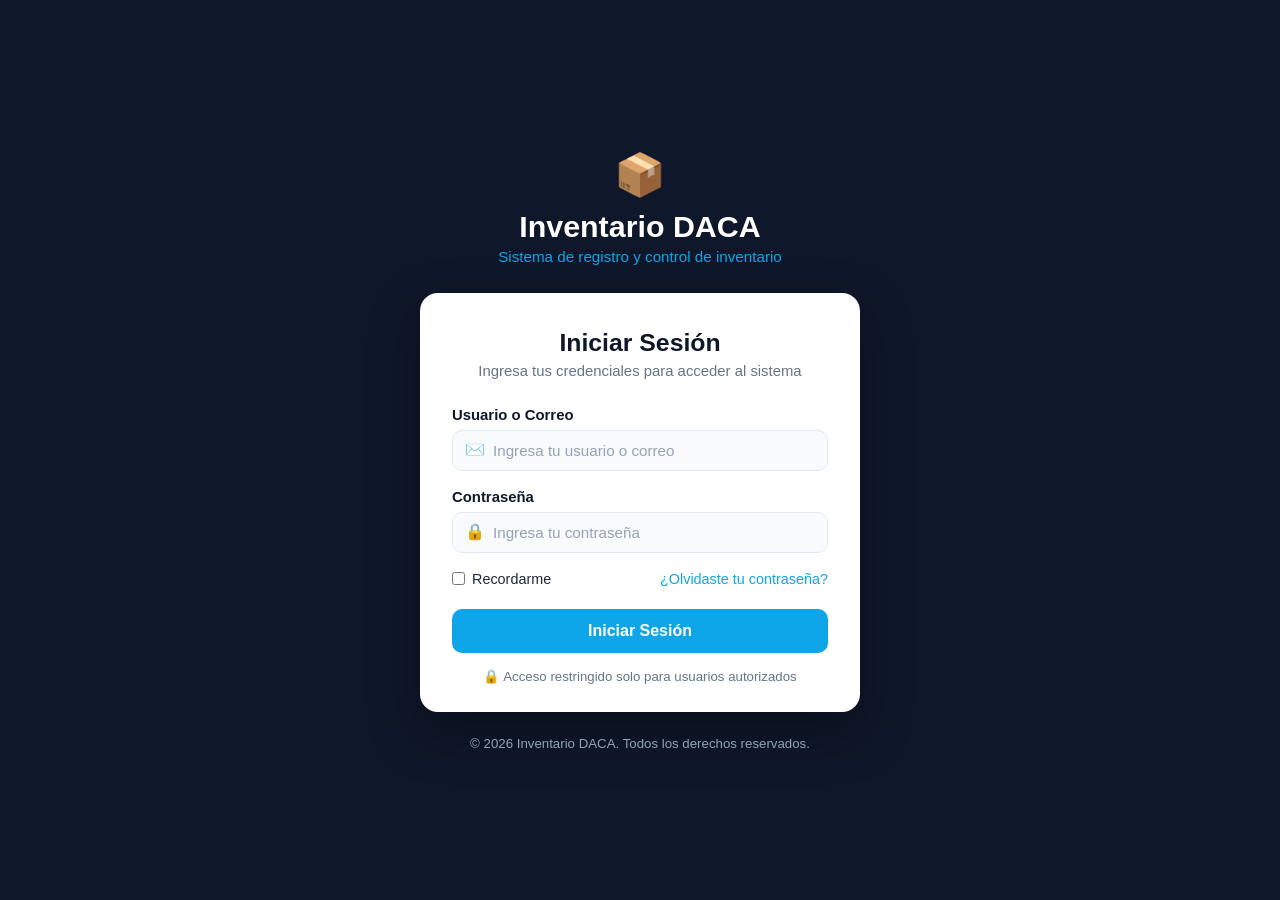
<file: frontend/index.html>
<!doctype html>
<html lang="es">
<head>
    <meta charset="UTF-8" />
    <meta name="viewport" content="width=device-width, initial-scale=1.0" />
    <title>Inventario DACA – Iniciar Sesión</title>
    <link rel="stylesheet" href="style_login.css" />
  </head>
  <body>
    <!-- Encabezado del sistema -->
    <div class="brand">
      <span class="brand-icon">📦</span>
      <h1>Inventario DACA</h1>
      <p>Sistema de registro y control de inventario</p>
    </div>
    
    <!-- Tarjeta principal del login -->
    <div class="card">
      <h2>Iniciar Sesión</h2>
      <p class="sub">Ingresa tus credenciales para acceder al sistema</p>

      <!-- Contenedor para mostrar mensajes (error o éxito) -->
      <div class="msg" id="msg"></div>

      <!-- Barra para mostrar intentos -->
      <div class="intentos-bar" id="intentos-bar"></div>

      <!-- Campo de usuario -->
      <div class="form-group">
        <label for="usuario">Usuario o Correo</label>
        <div class="input-wrap">
          <span class="ico">✉️</span>
          <input
            type="text"
            id="usuario"
            placeholder="Ingresa tu usuario o correo"
          />
        </div>
      </div>

      <!-- Campo de contraseña -->
      <div class="form-group">
        <label for="pass">Contraseña</label>
        <div class="input-wrap">
          <span class="ico">🔒</span>
          <input
            type="password"
            id="pass"
            placeholder="Ingresa tu contraseña"
          />
        </div>
      </div>

      <!-- Opciones adicionales -->
      <div class="extras">

      <!-- Checkbox para recordar usuario -->
        <label><input type="checkbox" id="recordar" /> Recordarme</label>

      <!-- Enlace para recuperar contraseña -->
        <a href="recuperar_usuario.html">¿Olvidaste tu contraseña?</a>
      </div>

      <!-- Botón que ejecuta la función de login -->  
      <button class="btn" id="btnLogin" onclick="intentarLogin()">
        Iniciar Sesión
      </button>

      <!-- Aviso de seguridad -->
      <p class="notice">🔒 Acceso restringido solo para usuarios autorizados</p>
    </div>

    <p class="footer">© 2026 Inventario DACA. Todos los derechos reservados.</p>

    <script>

      // Usuario y contraseña correctos (simulación)
      const USUARIO_CORRECTO = "admin";
      const PASSWORD_CORRECTA = "admin";

      // Número máximo de intentos permitidos
      const MAX_INTENTOS = 3;

      // Contador de intentos fallidos
      let intentos = 0;

      // Función principal que valida el login
      function intentarLogin() {

        // Obtener valores ingresados por el usuario
        const usuario = document.getElementById("usuario").value.trim();
        const pass = document.getElementById("pass").value.trim();

        // Referencias a elementos del DOM  
        const msg = document.getElementById("msg");
        const barLabel = document.getElementById("intentos-bar");
        const btnLogin = document.getElementById("btnLogin");
        const inpUser = document.getElementById("usuario");
        const inpPass = document.getElementById("pass");

        // Limpiar mensajes y estilos anteriores
        msg.className = "msg";
        msg.style.display = "none";
        inpUser.classList.remove("error-input");
        inpPass.classList.remove("error-input");

        // Validar si hay campos vacíos
        if (!usuario || !pass) {
          msg.className = "msg error";
          msg.textContent = "⚠️ Por favor completa todos los campos.";
          if (!usuario) inpUser.classList.add("error-input");
          if (!pass) inpPass.classList.add("error-input");
          return;
        }

        // Validar si las credenciales son correctas
        if (usuario === USUARIO_CORRECTO && pass === PASSWORD_CORRECTA) {

        // Mostrar mensaje de éxito
          msg.className = "msg success";
          msg.textContent = "✅ ¡Bienvenido al sistema! Redirigiendo...";

        // Desactivar botón para evitar múltiples clics
          btnLogin.disabled = true;
          barLabel.style.display = "none";

          // Redirigir al dashboard después de 1.5s
          setTimeout(() => {
            window.location.href = "dashboard.html";
          }, 1500);
          
        } else {

        // Aumentar contador de intentos
          intentos++;
          inpUser.classList.add("error-input");
          inpPass.classList.add("error-input");
          inpPass.value = "";

        // Validar si superó el número máximo de intentos
          if (intentos >= MAX_INTENTOS) {
            msg.className = "msg error";
            msg.textContent =
              "🚫 Has superado el número máximo de intentos. Acceso bloqueado.";
            btnLogin.disabled = true;
            barLabel.style.display = "none";
            inpUser.disabled = true;
            inpPass.disabled = true;
          } else {

        // Mostrar error y cuántos intentos quedan
            const restantes = MAX_INTENTOS - intentos;
            msg.className = "msg error";
            msg.textContent = "❌ Usuario o contraseña incorrectos.";
            barLabel.style.display = "block";
            barLabel.textContent = `⚠️ Intento ${intentos} de ${MAX_INTENTOS} — te quedan ${restantes} intento${restantes > 1 ? "s" : ""}.`;
          }
        }
      }

        // Permite iniciar sesión presionando la tecla Enter
      document.addEventListener("keydown", function (e) {
        if (e.key === "Enter") intentarLogin();
      });
    </script>
  </body>
</html>
</file>
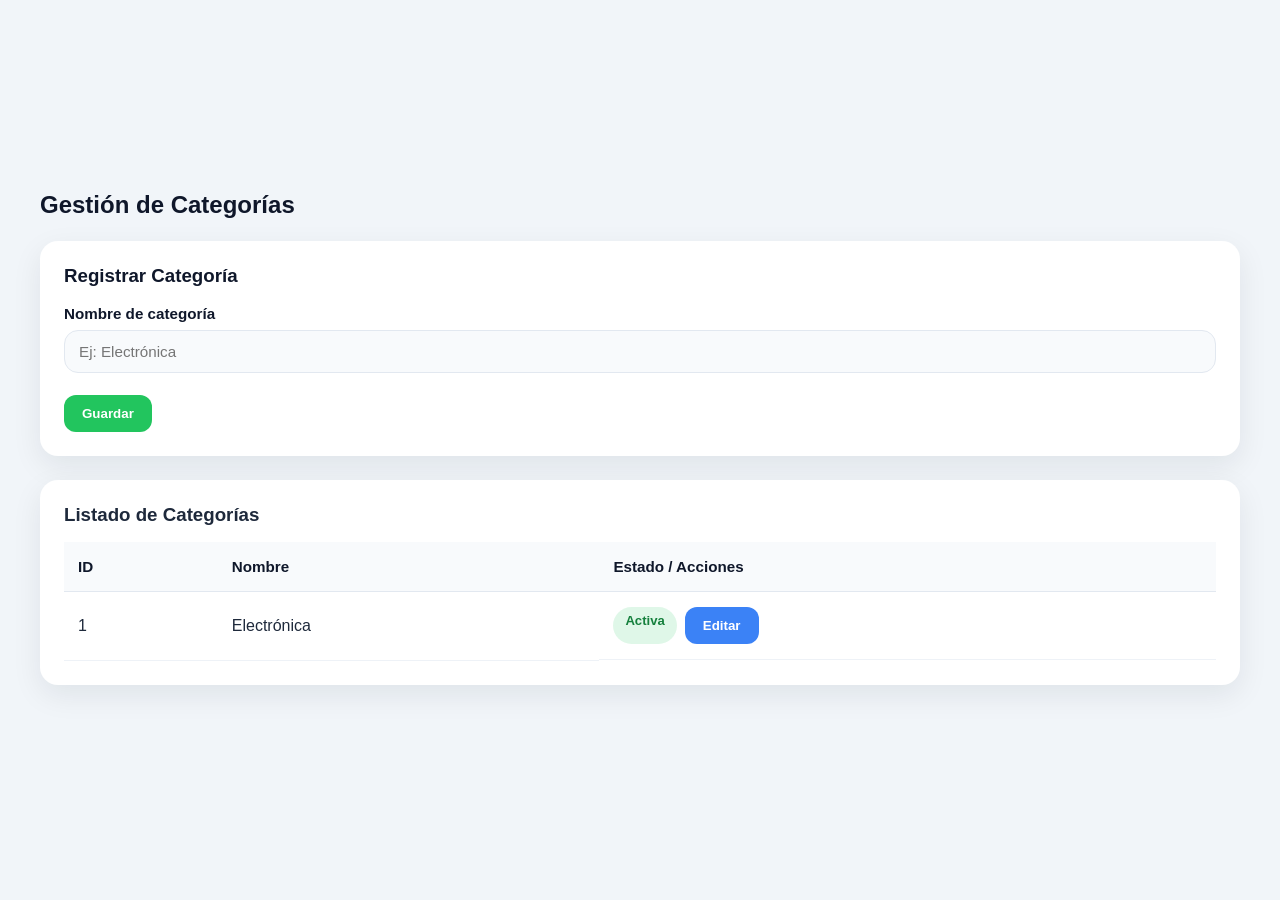
<file: frontend/categorias.html>
<!DOCTYPE html>
<html lang="en">
<head>
    <meta charset="UTF-8">
    <meta name="viewport" content="width=device-width, initial-scale=1.0">
    <title>Categoria</title>
    <link rel="stylesheet" href="style.css">
</head>
<body>
     <!-- =========================
         CATEGORÍAS
    ========================== -->

       <!-- Sección principal de categorías -->
    <section id="categorias" class="section">

       <!-- Título de la sección -->
      <div class="section-title">
        <h2>Gestión de Categorías</h2>
      </div>

       <!-- Formulario para registrar categorías -->
      <div class="card form-card">
        <h3>Registrar Categoría</h3>
        <form class="form-grid">
          <div class="form-group">

       <!-- Campo donde se escribe el nombre -->
            <label>Nombre de categoría</label>
            <input type="text" placeholder="Ej: Electrónica" />
          </div>
        </form>

       <!-- Botón para guardar -->
        <div class="form-actions">
          <button class="btn btn-save">Guardar</button>
        </div>
      </div>
       
       <!-- Listado de categorías -->
      <div class="card">
        <h3>Listado de Categorías</h3>
        <div class="table-responsive">
          <table>

       <!-- Encabezados -->
            <thead>
              <tr>
                <th>ID</th>
                <th>Nombre</th>
                <th>Estado / Acciones</th>
              </tr>
            </thead>

       <!-- Datos -->    
            <tbody>
              <tr>
                <td>1</td>
                <td>Electrónica</td>

       <!-- Estado y acciones -->         
                <td class="actions">
                  <span class="badge badge-success">Activa</span>
                  <button class="btn btn-edit">Editar</button>
                </td>
              </tr>
            </tbody>
          </table>
        </div>
      </div>
    </section>
</body>
</html>
</file>
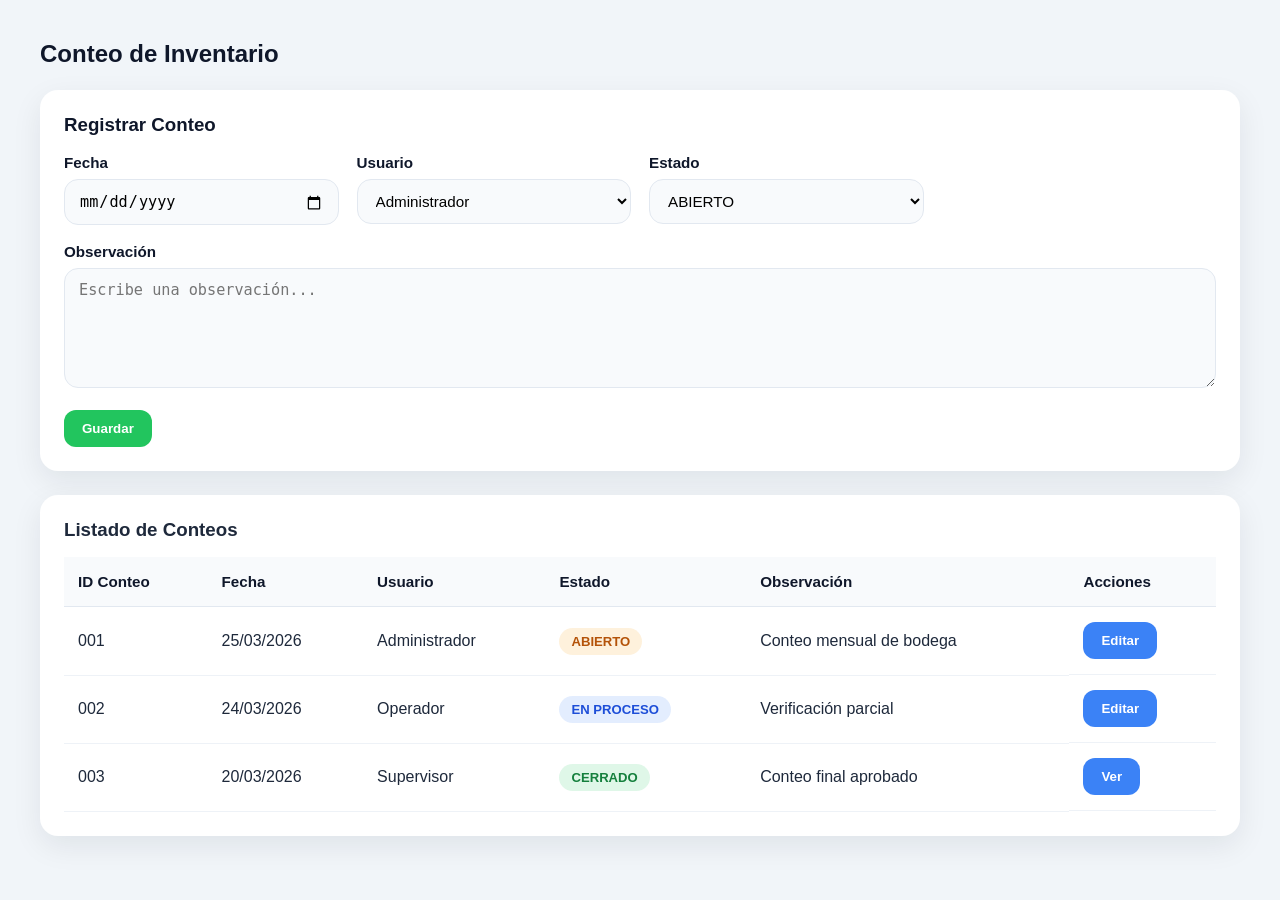
<file: frontend/conteos.html>
<!DOCTYPE html>
<html lang="en">
<head>
    <meta charset="UTF-8">
    <meta name="viewport" content="width=device-width, initial-scale=1.0">
    <title>Conteos</title>
    <link rel="stylesheet" href="style.css">
</head>
<body>
    <!-- =========================
         CONTEOS
    ========================== -->
    <section id="conteos" class="section">

      <!-- Título del módulo -->
      <div class="section-title">
        <h2>Conteo de Inventario</h2>
      </div>

      <!-- Tarjeta del formulario -->
      <div class="card form-card">
      
      <!-- Título del formulario -->
        <h3>Registrar Conteo</h3>

      <!-- Formulario -->
        <form class="form-grid">

      <!-- Campo de fecha -->
          <div class="form-group">
            <label>Fecha</label>

      <!-- Permite seleccionar una fecha -->
            <input type="date" />
          </div>

      <!-- Campo de usuario -->
          <div class="form-group">
            <label>Usuario</label>

      <!-- Lista desplegable de usuarios -->
            <select>
              <option>Administrador</option>
              <option>Operador</option>
            </select>
          </div>

      <!-- Campo de estado -->
          <div class="form-group">
            <label>Estado</label>

      <!-- Lista de estados del conteo -->
            <select>
              <option>ABIERTO</option>
              <option>EN PROCESO</option>
              <option>CERRADO</option>
            </select>
          </div>

      <!-- Campo de observación -->
          <div class="form-group full-width">
            <label>Observación</label>

      <!-- Área de texto para comentarios -->
            <textarea placeholder="Escribe una observación..."></textarea>
          </div>
        </form>

      <!-- Botón de guardar -->
        <div class="form-actions">
          <button class="btn btn-save">Guardar</button>
        </div>
      </div>

      <!-- Tarjeta del listado -->
      <div class="card">

      <!-- Título del listado -->
        <h3>Listado de Conteos</h3>

      <!-- Contenedor responsive -->
        <div class="table-responsive">

      <!-- Tabla de conteos -->
          <table>

      <!-- Encabezado -->
            <thead>
              <tr>
                <th>ID Conteo</th> <!-- Identificador -->
                <th>Fecha</th> <!-- Fecha del conteo -->
                <th>Usuario</th> <!-- Usuario que realizó el conteo -->
                <th>Estado</th> <!-- Estado del conteo -->
                <th>Observación</th> <!-- Comentarios -->
                <th>Acciones</th> <!-- Botones -->
              </tr>
            </thead>

      <!-- Cuerpo de la tabla -->
            <tbody>

      <!-- Registro 1 -->
              <tr>
                <td>001</td>
                <td>25/03/2026</td>
                <td>Administrador</td>

      <!-- Estado con estilo -->
                <td><span class="badge badge-warning">ABIERTO</span></td>
                <td>Conteo mensual de bodega</td>

      <!-- Botón de acción -->          
                <td class="actions">
                  <button class="btn btn-edit">Editar</button>
                </td>
              </tr>

      <!-- Registro 2 -->
              <tr>
                <td>002</td>
                <td>24/03/2026</td>
                <td>Operador</td>
                <td><span class="badge badge-info">EN PROCESO</span></td>
                <td>Verificación parcial</td>
                <td class="actions">
                  <button class="btn btn-edit">Editar</button>
                </td>
              </tr>

      <!-- Registro 3 -->
              <tr>
                <td>003</td>
                <td>20/03/2026</td>
                <td>Supervisor</td>
                <td><span class="badge badge-success">CERRADO</span></td>
                <td>Conteo final aprobado</td>
                <td class="actions">
                  <button class="btn btn-edit">Ver</button>
                </td>
              </tr>
            </tbody>
          </table>
        </div>
      </div>
    </section>
</body>
</html>
</file>
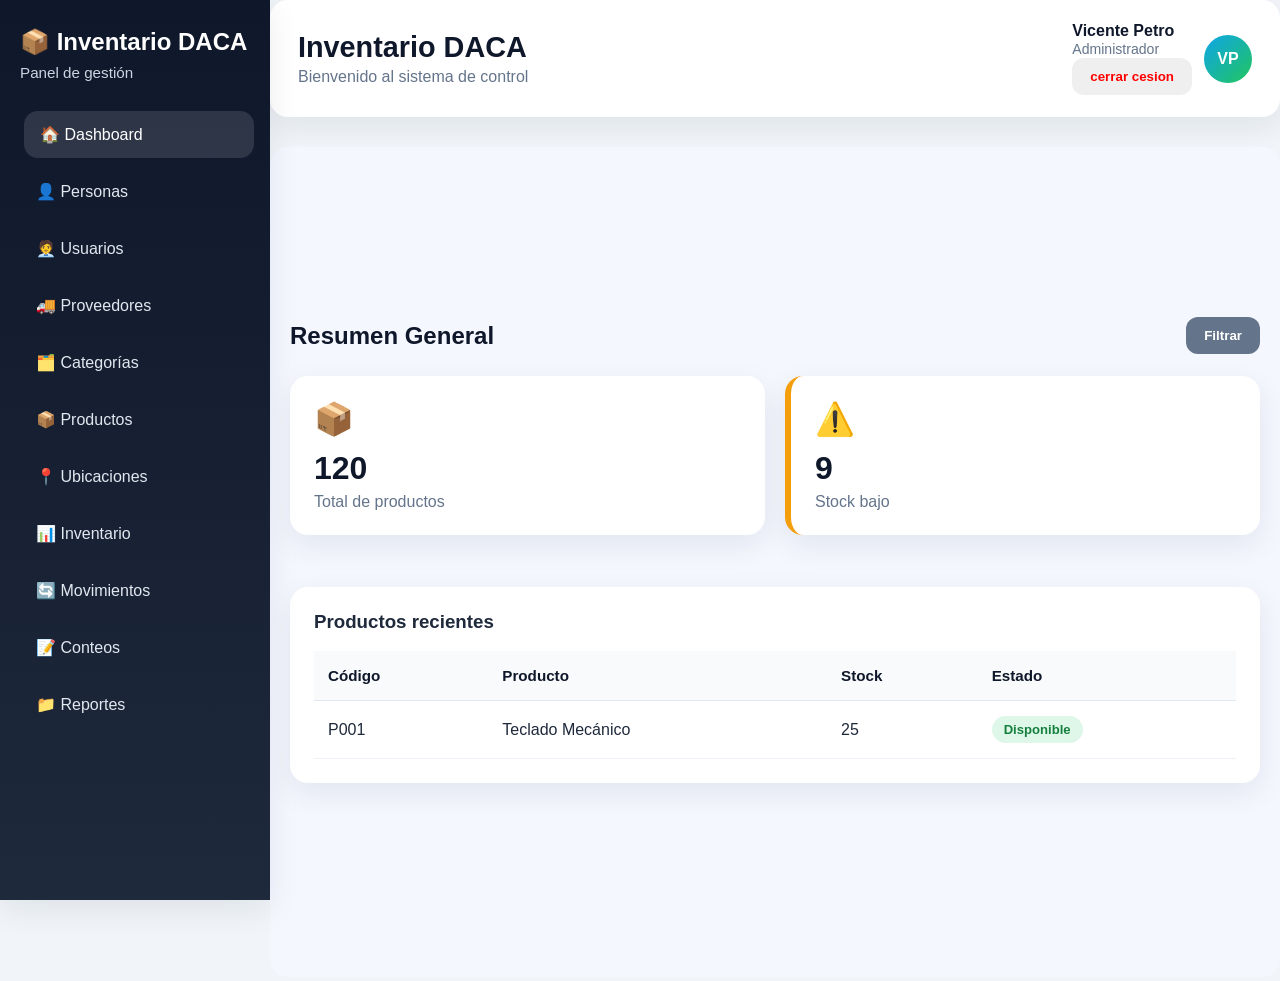
<file: frontend/dashboard.html>
<!doctype html>
<html lang="en">
  <head>
    <meta charset="UTF-8" />
    <meta name="viewport" content="width=device-width, initial-scale=1.0" />
    <title>Inventario Daca</title>
  <!-- Título que aparece en la pestaña del navegador -->
    
    <link rel="stylesheet" href="style.css" />
  <!-- Archivo de estilos principal -->

    <style>
      /* Contenedor principal donde se carga el contenido */
      .main-content {
        padding: 0; /* Quitamos espacio interno */
        overflow: hidden; /* Evita scroll innecesario */
      }

  /* Estilo del iframe (pantalla donde cargan las páginas) */    
      iframe {
        width: 100%; /* Ocupa todo el ancho */
        height: calc(100vh - 70px); 
        /* Altura total de la pantalla menos la barra superior */

        border: none; /* Quita el borde */
      }

      /* Segunda definición del iframe (mejora visual) */
      iframe {
        flex-grow: 1; /* Hace que crezca y llene el espacio */
        width: 100%;
        border: none;
        border-radius: var(
          --radius
        ); /* Mantiene bordes redondeados según tu diseño */
        background: transparent;
      }
    </style>
  </head>
  <body>

    <!-- =========================
         SIDEBAR (MENÚ LATERAL)
    ========================== -->
    <aside class="sidebar">

    <!-- Parte superior del menú -->
      <div class="sidebar-top">
        <h2>📦 Inventario DACA</h2>
        <p>Panel de gestión</p>
      </div>

    <!-- Menú de navegación -->  
      <nav class="menu">

    <!-- Cada enlace carga una página dentro del iframe -->    
        <a
          href="dashboard_home.html" target="contenedor" class="menu-item active"
          >🏠 Dashboard</a
        >
        <a href="personas.html" target="contenedor" class="menu-item"
          >👤 Personas</a
        >
        <a href="usuarios.html" target="contenedor" class="menu-item"
          >🧑‍💼 Usuarios</a
        >
        <a href="proveedores.html" target="contenedor" class="menu-item"
          >🚚 Proveedores</a
        >
        <a href="categorias.html" target="contenedor" class="menu-item"
          >🗂️ Categorías</a
        >
        <a href="productos.html" target="contenedor" class="menu-item"
          >📦 Productos</a
        >
                <a href="ubicaciones.html" target="contenedor" class="menu-item"
          >📍 Ubicaciones</a
        >
                <a href="inventario.html" target="contenedor" class="menu-item"
          >📊 Inventario</a
        >
                <a href="movimientos.html" target="contenedor" class="menu-item"
          >🔄 Movimientos</a
        >
                <a href="conteos.html" target="contenedor" class="menu-item"
          >📝 Conteos</a
        >
                <a href="reportes.html" target="contenedor" class="menu-item"
          >📁 Reportes</a
        >
      </nav>
    </aside>

  <!-- =========================
         CONTENIDO PRINCIPAL
    ========================== -->  
    <main class="main-content">

  <!-- Barra superior -->    
      <header class="topbar">

  <!-- Título del sistema -->      
        <div>
          <h1>Inventario DACA</h1>
          <p>Bienvenido al sistema de control</p>
        </div>

  <!-- Información del usuario -->      
        <div class="topbar-right">
          <div class="user-box">
            <div class="user-info">
              <h4>Vicente Petro</h4>
              <span>Administrador</span>
              <br>

  <!-- Botón para cerrar sesión -->            
              <button class="btn btn-cerrarcesion " onclick="window.location.href='index.html'">cerrar cesion</button>
            </div>

  <!-- Avatar del usuario -->          
            <div class="avatar">VP</div>
          </div>
        </div>
      </header>

  <!-- IFRAME: aquí se cargan todas las páginas -->    
      <iframe src="dashboard_home.html" name="contenedor"></iframe>
  <!-- 
        - src: página inicial que se carga
        - name: permite que los links del menú carguen aquí usando target="contenedor"
      -->


    </main>
  </body>
</html>
</file>
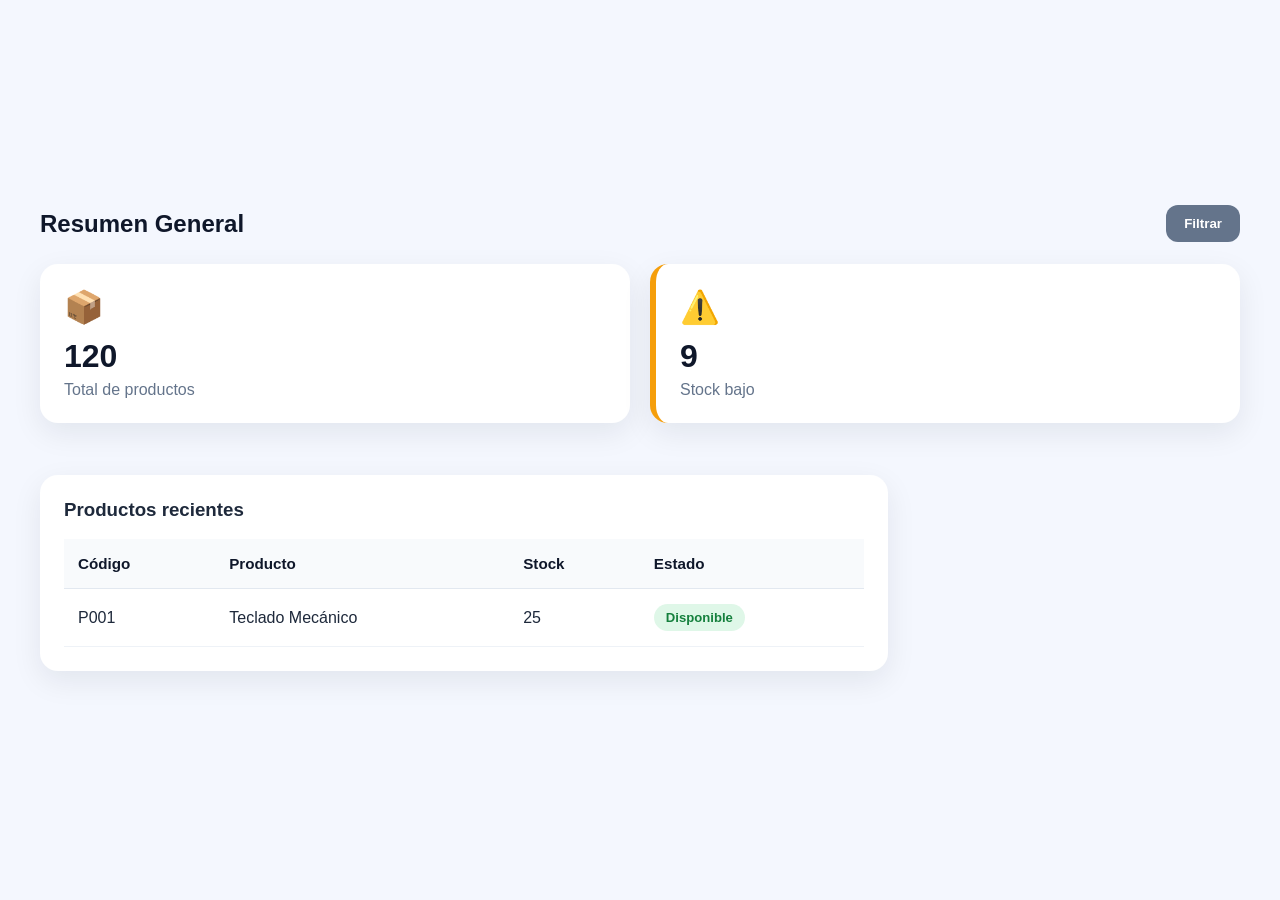
<file: frontend/dashboard_home.html>
<!DOCTYPE html>
<html lang="en">
<head>
    <meta charset="UTF-8">
    <link rel="stylesheet" href="style.css"> 

    <!-- Conecta el archivo de estilos externo -->
    <style>

    /* Estilos internos (solo para esta página) */      
        body { background: #f4f7fe; /* Color de fondo */
           padding: 20px; /* Espacio interno alrededor del contenido */
           }
    </style>
</head>
<body>
    
    <!-- Sección principal del dashboard -->
    <section id="dashboard" class="section">

    <!-- Título y botón de filtro -->  
      <div class="section-title">
        <h2>Resumen General</h2>
    <!-- Título de la sección -->    
        
      <button class="btn btn-filter">Filtrar</button>

    <!-- Botón para aplicar filtros -->
      </div>

    <!-- Contenedor de tarjetas de estadísticas -->  
      <div class="cards-grid">

    <!-- Tarjeta: Total de productos -->    
        <div class="card stat-card">
          <span class="icon">📦</span>
    <!-- Icono visual -->      
          <h3>120</h3>
    <!-- Número principal -->      
          <p>Total de productos</p>
    <!-- Descripción -->
        </div>

    <!-- Tarjeta: Stock bajo -->    
        <div class="card stat-card warning">
    <!-- "warning" probablemente cambia el color (ej: rojo o amarillo) -->

          <span class="icon">⚠️</span>
          <h3>9</h3>
          <p>Stock bajo</p>
        </div>
        </div>

    <!-- Layout principal del dashboard -->    
      <div class="dashboard-layout">

    <!-- Tarjeta que contiene la tabla -->
        <div class="card">

    <!-- Encabezado de la tarjeta -->      
          <div class="card-header">
            <h3>Productos recientes</h3>
          </div>

    <!-- Contenedor responsivo para la tabla -->      
          <div class="table-responsive">

    <!-- Tabla de productos -->        
            <table>

    <!-- Encabezado de la tabla -->          
              <thead>
                <tr>
                  <th>Código</th>
                  <th>Producto</th>
                  <th>Stock</th>
                  <th>Estado</th>
                </tr>
              </thead>

    <!-- Cuerpo de la tabla -->          
              <tbody>
                <tr>
                  <td>P001</td>
    <!-- Código del producto -->
                  
                  <td>Teclado Mecánico</td>
    <!-- Nombre del producto -->

                  <td>25</td>
    <!-- Cantidad disponible -->

                  <td><span class="badge badge-success">Disponible</span></td>
    <!-- Etiqueta visual de estado -->

                </tr>
              </tbody>
            </table>
          </div>
        </div>
      </div>
    </section>
</body>
</html>
</file>
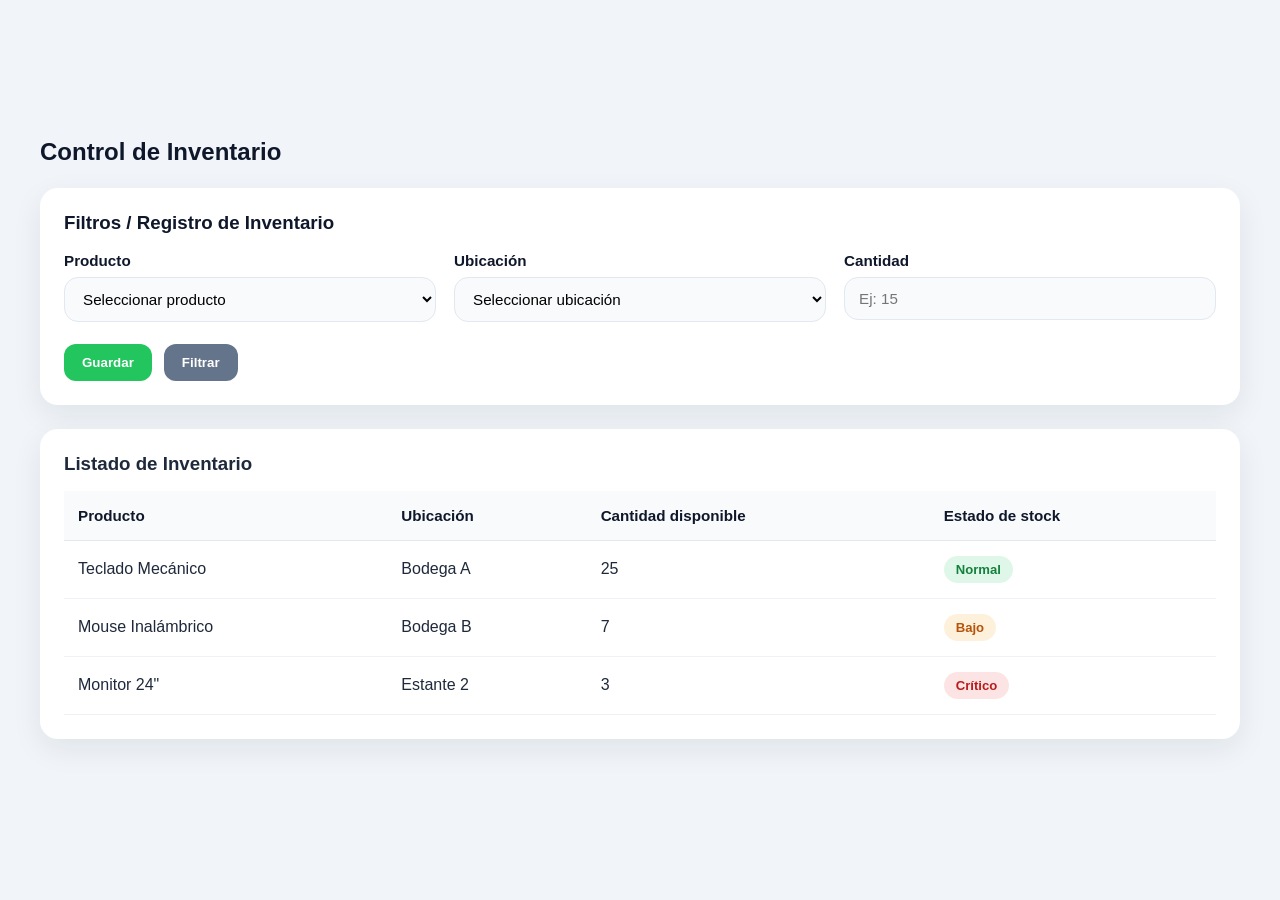
<file: frontend/inventario.html>
<!DOCTYPE html>
<html lang="en">
<head>
    <meta charset="UTF-8">
    <meta name="viewport" content="width=device-width, initial-scale=1.0">
    <title>Inventario</title>
    <link rel="stylesheet" href="style.css">
</head>
<body>
     <!-- =========================
         SELECIÓN INVENTARIO
    ========================== -->
    <section id="inventario" class="section">

    <!-- Título de la sección -->  
      <div class="section-title">
        <h2>Control de Inventario</h2>
      </div>

    <!-- Tarjeta con formulario -->
      <div class="card form-card">
        <h3>Filtros / Registro de Inventario</h3>

    <!-- Formulario -->    
        <form class="form-grid">

    <!-- Campo: Producto -->      
          <div class="form-group">
            <label>Producto</label>
            <select>
              <option>Seleccionar producto</option>
            </select>

    <!-- Aquí deberían cargarse los productos dinámicamente -->        
          </div>

    <!-- Campo: Ubicación -->
          <div class="form-group">
            <label>Ubicación</label>
            <select>
              <option>Seleccionar ubicación</option>
            </select>

    <!-- Lista de ubicaciones -->        
          </div>

    <!-- Campo: Cantidad -->      
          <div class="form-group">
            <label>Cantidad</label>
            <input type="number" placeholder="Ej: 15" />

    <!-- Permite ingresar números -->        
          </div>
        </form>

    <!-- Botones de acción -->    
        <div class="form-actions">
          <button class="btn btn-save">Guardar</button>
    <!-- Guardar registro -->

          <button class="btn btn-filter">Filtrar</button>
    <!-- Aplicar filtros -->      
        </div>
      </div>

    <!-- Tarjeta con tabla -->  
      <div class="card">
        <h3>Listado de Inventario</h3>
    
    <!-- Contenedor responsive -->
        <div class="table-responsive">

    <!-- Tabla de datos -->      
          <table>

    <!-- Encabezado -->        
            <thead>
              <tr>
                <th>Producto</th>
                <th>Ubicación</th>
                <th>Cantidad disponible</th>
                <th>Estado de stock</th>
              </tr>
            </thead>

    <!-- Datos -->        
            <tbody>

    <!-- Fila 1 -->          
              <tr>
                <td>Teclado Mecánico</td>
                <td>Bodega A</td>
                <td>25</td>
                <td><span class="badge badge-success">Normal</span>
    <!-- Stock suficiente -->              
                </td>
              </tr>

    <!-- Fila 2 -->          
              <tr>
                <td>Mouse Inalámbrico</td>
                <td>Bodega B</td>
                <td>7</td>
                <td><span class="badge badge-warning">Bajo</span>
    <!-- Stock bajo -->            
                </td>
              </tr>

    <!-- Fila 3 -->          
              <tr>
                <td>Monitor 24"</td>
                <td>Estante 2</td>
                <td>3</td>
                <td><span class="badge badge-danger">Crítico</span>
    <!-- Stock crítico -->              
                </td>
              </tr>
            </tbody>
          </table>
        </div>
      </div>
    </section>
</body>
</html>
</file>
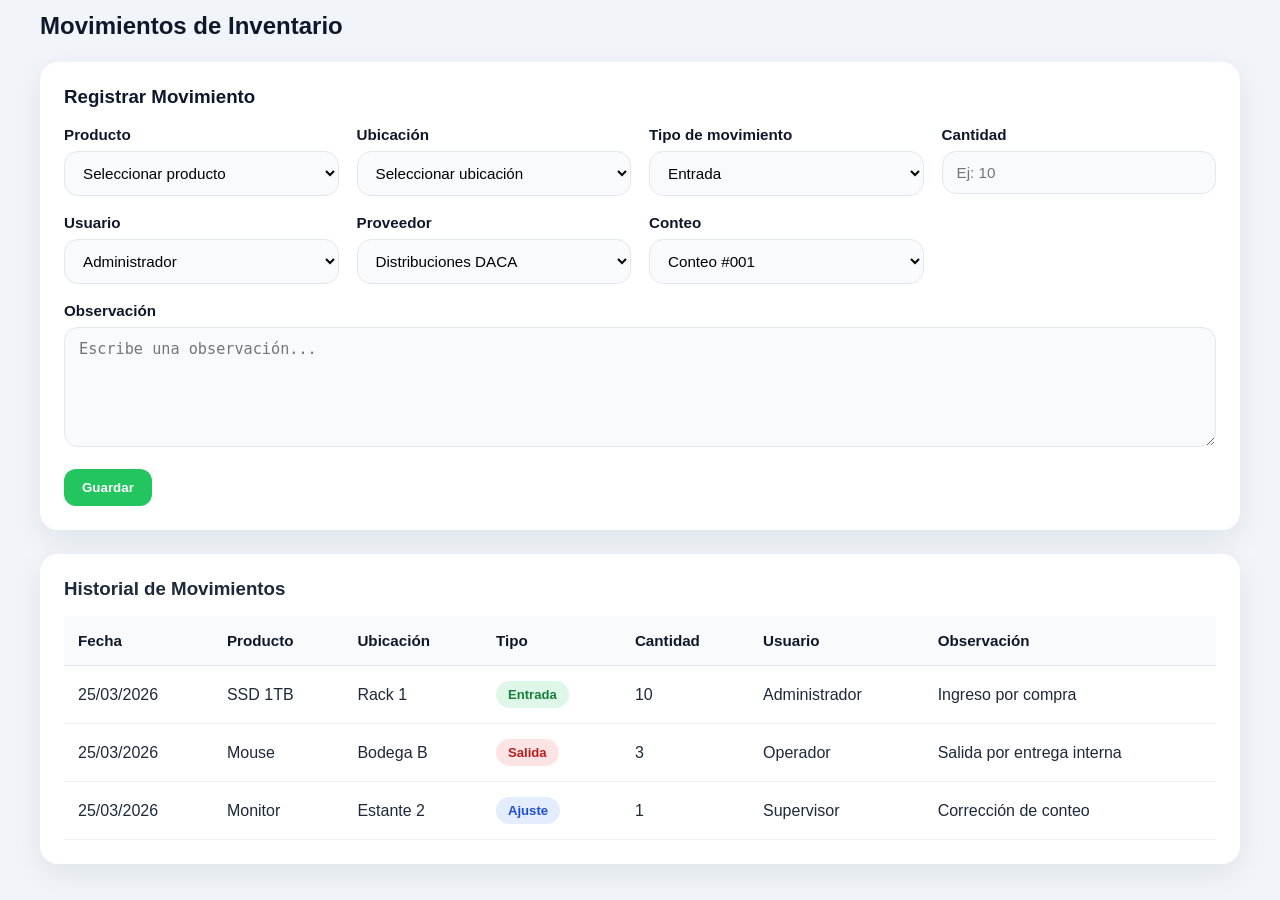
<file: frontend/movimientos.html>
<!DOCTYPE html>
<html lang="en">
<head>
    <meta charset="UTF-8">
    <meta name="viewport" content="width=device-width, initial-scale=1.0">
    <title>Movimientos</title>
    <link rel="stylesheet" href="style.css">
</head>
<body>
    <!-- =========================
         SECCIÓN MOVIMIENTOS
    ========================== -->
    <section id="movimientos" class="section">

    <!-- Título -->  
      <div class="section-title">
        <h2>Movimientos de Inventario</h2>
      </div>

    <!-- FORMULARIO -->  
      <div class="card form-card">
        <h3>Registrar Movimiento</h3>
        <form class="form-grid">

    <!-- Producto -->      
          <div class="form-group">
            <label>Producto</label>
            <select><option>Seleccionar producto</option></select>
          </div>

    <!-- Ubicación -->      
          <div class="form-group">
            <label>Ubicación</label>
            <select><option>Seleccionar ubicación</option></select>
          </div>

    <!-- Tipo de movimiento -->      
          <div class="form-group">
            <label>Tipo de movimiento</label>
            <select>
              <option>Entrada</option> <!-- Suma al inventario -->
              <option>Salida</option>  <!-- Resta al inventario -->
              <option>Ajuste</option>  <!-- Corrección manual -->
            </select>
          </div>

    <!-- Cantidad -->      
          <div class="form-group">
            <label>Cantidad</label>
            <input type="number" placeholder="Ej: 10" />
          </div>

    <!-- Usuario -->      
          <div class="form-group">
            <label>Usuario</label>
            <select><option>Administrador</option></select>
          </div>

    <!-- Proveedor -->      
          <div class="form-group">
            <label>Proveedor</label>
            <select><option>Distribuciones DACA</option></select>
          </div>

    <!-- Conteo -->      
          <div class="form-group">
            <label>Conteo</label>
            <select><option>Conteo #001</option></select>
          </div>

    <!-- Observación -->      
          <div class="form-group full-width">
            <label>Observación</label>
            <textarea placeholder="Escribe una observación..."></textarea>
          </div>
        </form>

    <!-- Botón guardar -->    
        <div class="form-actions">
          <button class="btn btn-save">Guardar</button>
        </div>
      </div>

    <!-- TABLA DE HISTORIAL -->  
      <div class="card">
        <h3>Historial de Movimientos</h3>
        <div class="table-responsive">
          <table>

    <!-- Encabezados -->        
            <thead>
              <tr>
                <th>Fecha</th>
                <th>Producto</th>
                <th>Ubicación</th>
                <th>Tipo</th>
                <th>Cantidad</th>
                <th>Usuario</th>
                <th>Observación</th>
              </tr>
            </thead>

    <!-- Datos -->        
            <tbody>

    <!-- Movimiento 1 -->          
              <tr>
                <td>25/03/2026</td>
                <td>SSD 1TB</td>
                <td>Rack 1</td>
                <td><span class="badge badge-success">Entrada</span></td>
                <td>10</td>
                <td>Administrador</td>
                <td>Ingreso por compra</td>
              </tr>

    <!-- Movimiento 2 -->          
              <tr>
                <td>25/03/2026</td>
                <td>Mouse</td>
                <td>Bodega B</td>
                <td><span class="badge badge-danger">Salida</span></td>
                <td>3</td>
                <td>Operador</td>
                <td>Salida por entrega interna</td>
              </tr>

    <!-- Movimiento 3 -->          
              <tr>
                <td>25/03/2026</td>
                <td>Monitor</td>
                <td>Estante 2</td>
                <td><span class="badge badge-info">Ajuste</span></td>
                <td>1</td>
                <td>Supervisor</td>
                <td>Corrección de conteo</td>
              </tr>
            </tbody>
          </table>
        </div>
      </div>
    </section>
</body>
</html>
</file>
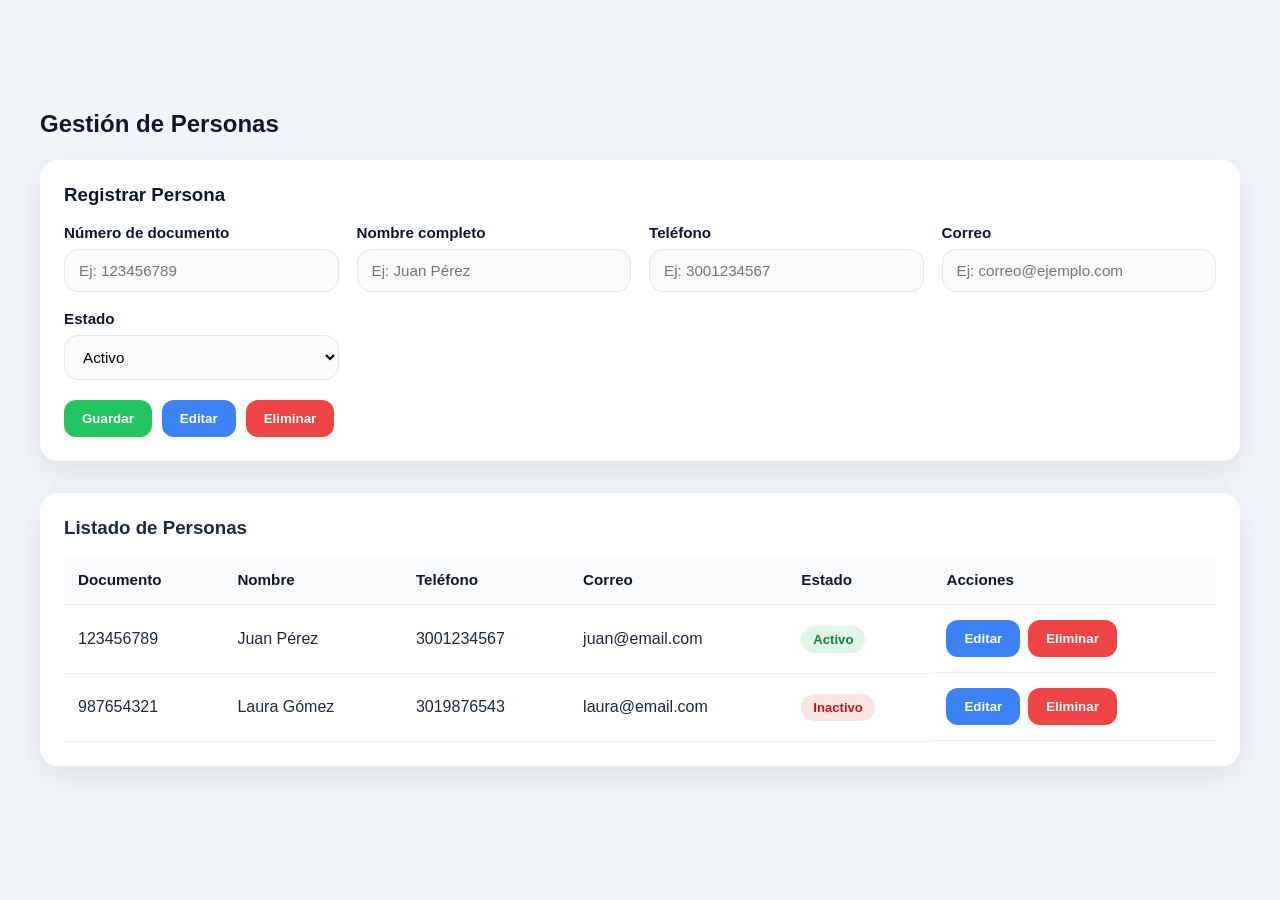
<file: frontend/personas.html>
<!DOCTYPE html>
<html lang="en">
<head>
    <meta charset="UTF-8">
    <meta name="viewport" content="width=device-width, initial-scale=1.0">
    <title>Gestión de Personas - Inventario DACA</title>
    <link rel="stylesheet" href="style.css"> 
    
</head>
<body>

    <!-- =========================
         SECCIÓN PERSONAS
    ========================== -->
    <section id="personas" class="section">

    <!-- Título -->  
      <div class="section-title">
        <h2>Gestión de Personas</h2>
      </div>

      <!-- FORMULARIO -->
      <div class="card form-card" style="margin-bottom: 2rem;">
        <h3>Registrar Persona</h3>
        <form class="form-grid">

      <!-- Documento -->    
          <div class="form-group">
            <label>Número de documento</label>
            <input type="text" placeholder="Ej: 123456789" />
          </div>

      <!-- Nombre -->
          <div class="form-group">
            <label>Nombre completo</label>
            <input type="text" placeholder="Ej: Juan Pérez" />
          </div>

      <!-- Teléfono -->
          <div class="form-group">
            <label>Teléfono</label>
            <input type="text" placeholder="Ej: 3001234567" />
          </div>

      <!-- Correo -->    
          <div class="form-group">
            <label>Correo</label>
            <input type="email" placeholder="Ej: correo@ejemplo.com" />
          </div>

      <!-- Estado -->    
          <div class="form-group">
            <label>Estado</label>
            <select>
              <option>Activo</option>
              <option>Inactivo</option>
            </select>
          </div>
        </form>

      <!-- Botones -->  
        <div class="form-actions" style="margin-top: 20px; display: flex; gap: 10px;">
          <button class="btn btn-save">Guardar</button>
      <!-- Guarda registro -->

          <button class="btn btn-edit">Editar</button>
      <!-- Edita datos -->

          <button class="btn btn-delete">Eliminar</button>
      <!-- Elimina registro -->    
        </div>
      </div>

      <!-- TABLA -->
      <div class="card">
        <h3>Listado de Personas</h3>
        <div class="table-responsive">
          <table>

      <!-- Encabezado -->      
            <thead>
              <tr>
                <th>Documento</th>
                <th>Nombre</th>
                <th>Teléfono</th>
                <th>Correo</th>
                <th>Estado</th>
                <th>Acciones</th>
              </tr>
            </thead>
           
      <!-- Datos -->      
            <tbody>

      <!-- Persona 1 -->        
              <tr>
                <td>123456789</td>
                <td>Juan Pérez</td>
                <td>3001234567</td>
                <td>juan@email.com</td>
                <td><span class="badge badge-success">Activo</span></td>
                <td class="actions">
                  <button class="btn btn-edit">Editar</button>
                  <button class="btn btn-delete">Eliminar</button>
                </td>
              </tr>

      <!-- Persona 2 -->
              <tr>
                <td>987654321</td>
                <td>Laura Gómez</td>
                <td>3019876543</td>
                <td>laura@email.com</td>
                <td><span class="badge badge-danger">Inactivo</span></td>
                <td class="actions">
                  <button class="btn btn-edit">Editar</button>
                  <button class="btn btn-delete">Eliminar</button>
                </td>
              </tr>
            </tbody>
          </table>
        </div>
      </div>
    </section>

</body>
</html>
</file>
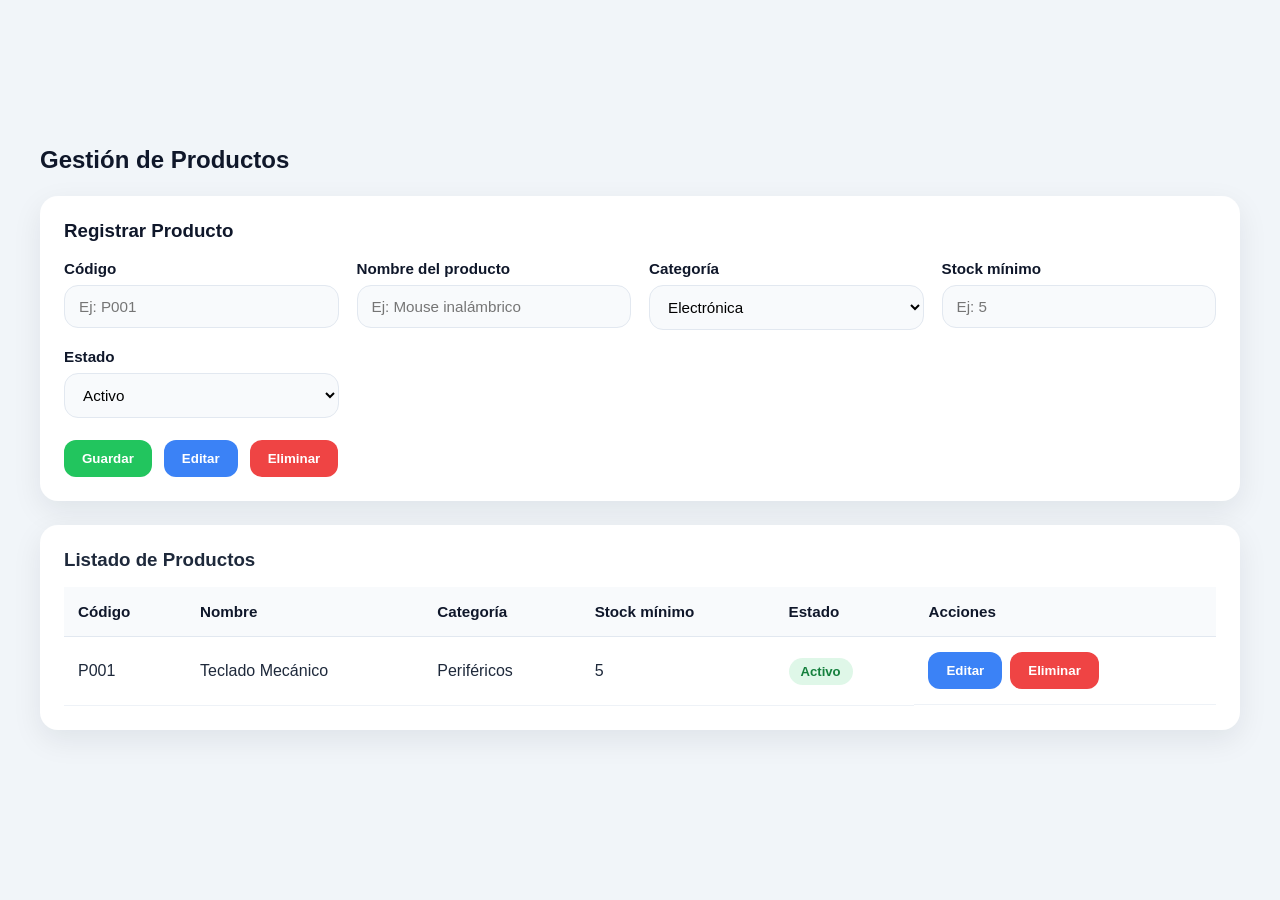
<file: frontend/productos.html>
<!DOCTYPE html>
<html lang="en">
<head>
    <meta charset="UTF-8">
    <meta name="viewport" content="width=device-width, initial-scale=1.0">
    <title>Productos</title>
    <link rel="stylesheet" href="style.css">
</head>
<body>
     <!-- =========================
         SECCIÓN PRODUCTOS
    ========================== -->
    <section id="productos" class="section">

     <!-- Título --> 
      <div class="section-title">
        <h2>Gestión de Productos</h2>
      </div>

     <!-- FORMULARIO -->
      <div class="card form-card">
        <h3>Registrar Producto</h3>
        <form class="form-grid">

     <!-- Código -->     
          <div class="form-group">
            <label>Código</label>
            <input type="text" placeholder="Ej: P001" />
          </div>

     <!-- Nombre -->     
          <div class="form-group">
            <label>Nombre del producto</label>
            <input type="text" placeholder="Ej: Mouse inalámbrico" />
          </div>

     <!-- Categoría -->
          <div class="form-group">
            <label>Categoría</label>
            <select>
              <option>Electrónica</option>
              <option>Oficina</option>
              <option>Accesorios</option>
            </select>
          </div>

       <!-- Stock mínimo -->   
          <div class="form-group">
            <label>Stock mínimo</label>
            <input type="number" placeholder="Ej: 5" />
          </div>

       <!-- Estado -->   
          <div class="form-group">
            <label>Estado</label>
            <select>
              <option>Activo</option>
              <option>Inactivo</option>
            </select>
          </div>
        </form>

       <!-- BOTONES --> 
        <div class="form-actions">
          <button class="btn btn-save">Guardar</button>
       <!-- Crear producto -->

          <button class="btn btn-edit">Editar</button>
       <!-- Modificar producto -->

          <button class="btn btn-delete">Eliminar</button>
       <!-- Eliminar producto -->   
        </div>
      </div>

       <!-- TABLA -->   
      <div class="card">
        <h3>Listado de Productos</h3>
        <div class="table-responsive">
          <table>

       <!-- Encabezados -->     
            <thead>
              <tr>
                <th>Código</th>
                <th>Nombre</th>
                <th>Categoría</th>
                <th>Stock mínimo</th>
                <th>Estado</th>
                <th>Acciones</th>
              </tr>
            </thead>

       <!-- Datos -->     
            <tbody>

       <!-- Producto de ejemplo -->       
              <tr>
                <td>P001</td>
                <td>Teclado Mecánico</td>
                <td>Periféricos</td>
                <td>5</td>
                <td><span class="badge badge-success">Activo</span></td>
                <td class="actions">
                  <button class="btn btn-edit">Editar</button>
                  <button class="btn btn-delete">Eliminar</button>
                </td>
              </tr>
            </tbody>
          </table>
        </div>
      </div>
    </section>
</body>
</html>
</file>
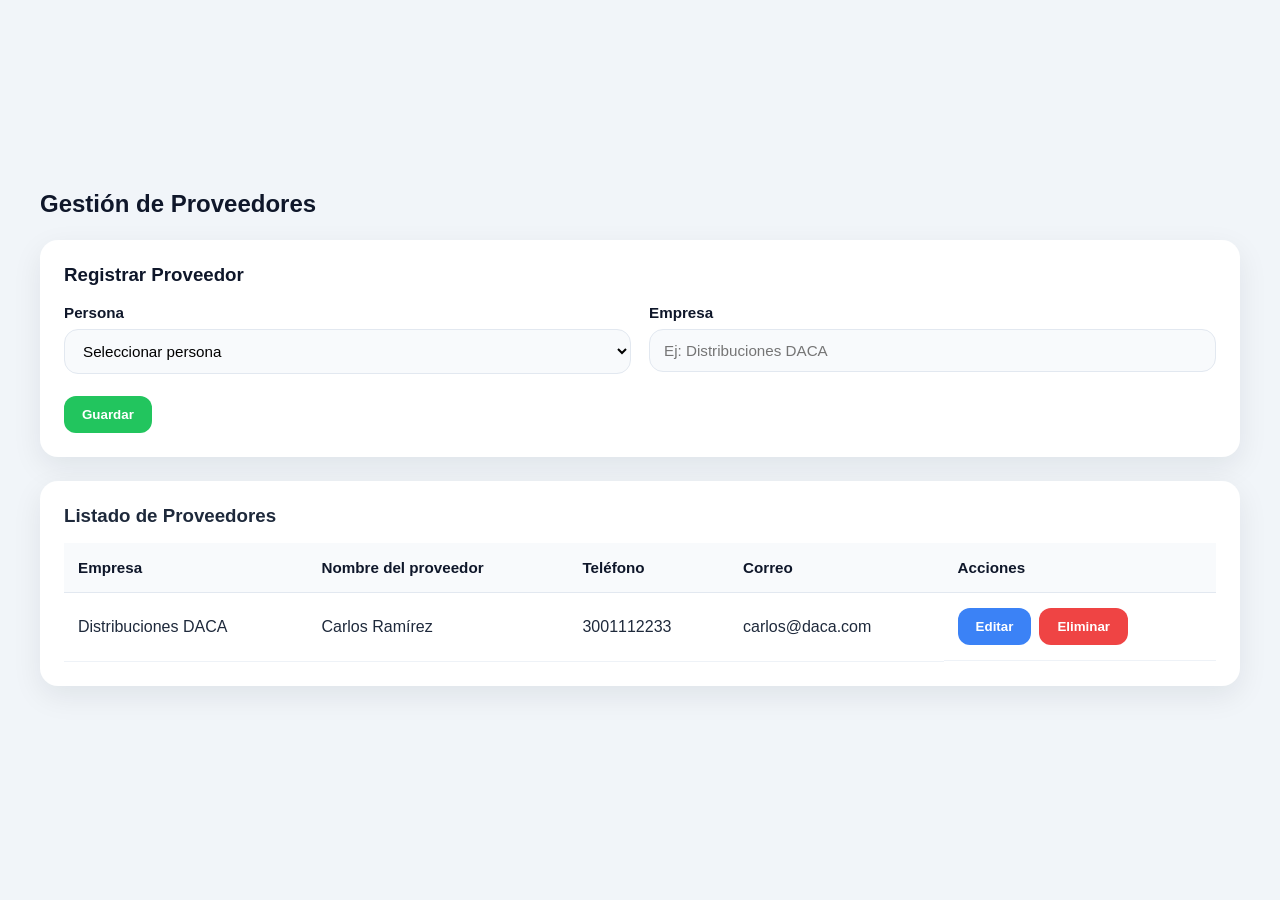
<file: frontend/proveedores.html>
<!DOCTYPE html>
<html lang="en">
<head>
    <meta charset="UTF-8">
    <meta name="viewport" content="width=device-width, initial-scale=1.0">
    <title>Proveedores</title>
    <link rel="stylesheet" href="style.css">
</head>
<body>
     <!-- =========================
         SECCIÓN PROVEEDORES
    ========================== -->
    <section id="proveedores" class="section">

     <!-- Título --> 
      <div class="section-title">
        <h2>Gestión de Proveedores</h2>
      </div>

     <!-- FORMULARIO --> 
      <div class="card form-card">
        <h3>Registrar Proveedor</h3>

     <!-- Selección de persona -->   
        <form class="form-grid">
          <div class="form-group">
            <label>Persona</label>
            <select>
              <option>Seleccionar persona</option>
            </select>
       <!-- Aquí deberías cargar las personas registradas -->     
          </div>

       <!-- Empresa -->   
          <div class="form-group">
            <label>Empresa</label>
            <input type="text" placeholder="Ej: Distribuciones DACA" />
          </div>
        </form>

       <!-- Botón guardar --> 
        <div class="form-actions">
          <button class="btn btn-save">Guardar</button>
       <!-- Guarda el proveedor -->   
        </div>
      </div>

       <!-- TABLA --> 
      <div class="card">
        <h3>Listado de Proveedores</h3>
        <div class="table-responsive">
          <table>

       <!-- Encabezados -->     
            <thead>
              <tr>
                <th>Empresa</th>
                <th>Nombre del proveedor</th>
                <th>Teléfono</th>
                <th>Correo</th>
                <th>Acciones</th>
              </tr>
            </thead>
       
       <!-- Datos -->
            <tbody>

       <!-- Ejemplo -->       
              <tr>
                <td>Distribuciones DACA</td>
                <td>Carlos Ramírez</td>
                <td>3001112233</td>
                <td>carlos@daca.com</td>
                <td class="actions">
                  <button class="btn btn-edit">Editar</button>
                  <button class="btn btn-delete">Eliminar</button>
                </td>
              </tr>
            </tbody>
          </table>
        </div>
      </div>
    </section>
</body>
</html>
</file>
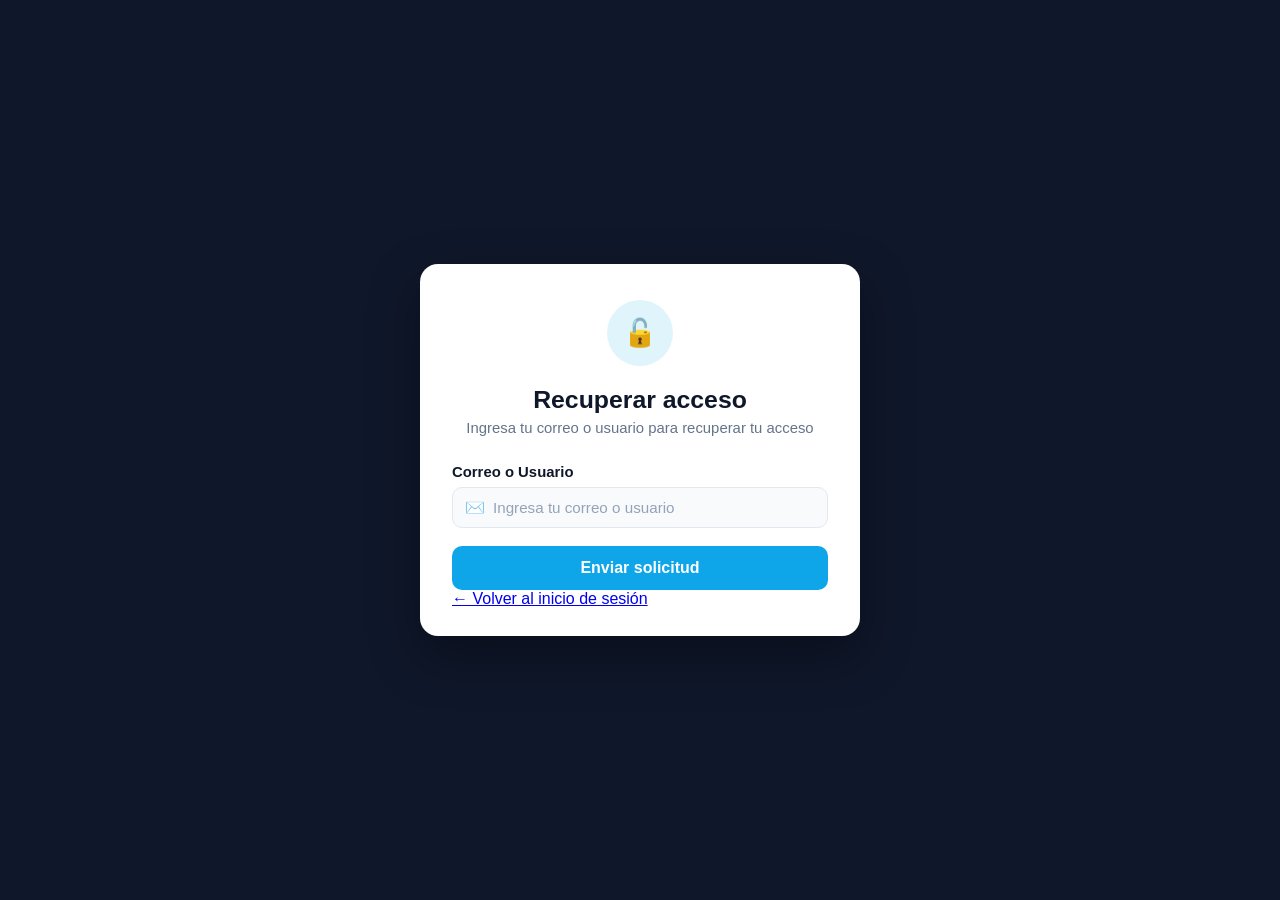
<file: frontend/recuperar_usuario.html>
<!DOCTYPE html>
<html lang="es">
<head>
  <meta charset="UTF-8" />
  <meta name="viewport" content="width=device-width, initial-scale=1.0" />
  <title>Inventario DACA – Recuperar Acceso</title>
  <link rel="stylesheet" href="style_login.css">
</head>
<body>

  <!-- TARJETA PRINCIPAL -->
  <div class="card">

  <!-- Icono decorativo --> 
    <div class="lock-circle">🔓</div>

  <!-- Título -->  
    <h2>Recuperar acceso</h2>
    <p class="sub">Ingresa tu correo o usuario para recuperar tu acceso</p>

  <!-- CAMPO DE ENTRADA -->  
    <div class="form-group">
      <label for="correo">Correo o Usuario</label>
      <div class="input-wrap">
  <!-- Icono dentro del input -->      
        <span class="ico">✉️</span>

  <!-- Input -->      
        <input type="text" id="correo" placeholder="Ingresa tu correo o usuario" />
      </div>
    </div>

  <!-- BOTÓN -->  
    <button class="btn">Enviar solicitud</button>

  <!-- Aquí debería enviarse la solicitud de recuperación -->
   
  <!-- LINK PARA VOLVER -->
    <a href="login.html" class="back-link">← Volver al inicio de sesión</a>
  </div>

</body>
</html>
</file>
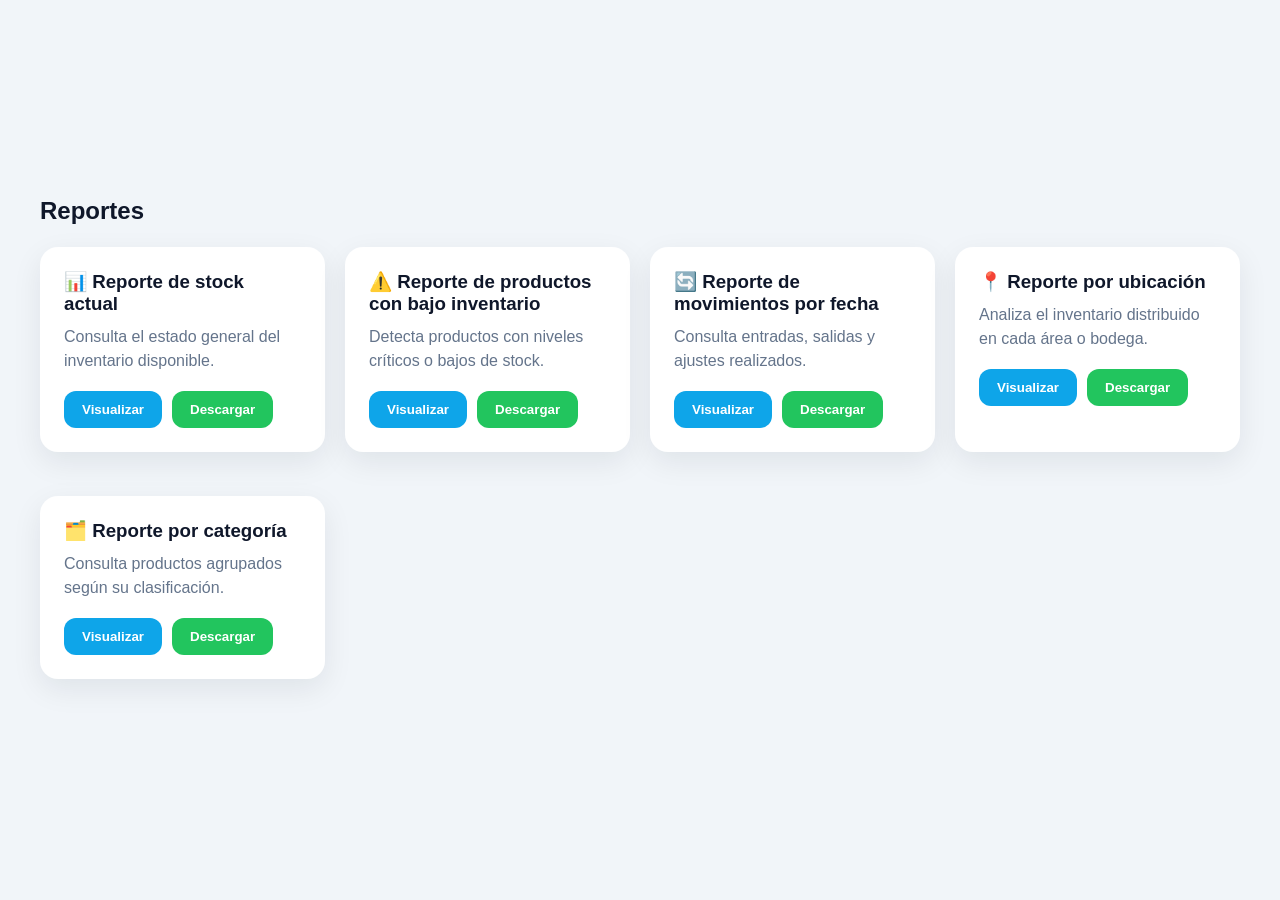
<file: frontend/reportes.html>
<!DOCTYPE html>
<html lang="en">
<head>
    <meta charset="UTF-8">
    <meta name="viewport" content="width=device-width, initial-scale=1.0">
    <title>Reportes</title>
    <link rel="stylesheet" href="style.css">
</head>
<body>
    <!-- =========================
         SECCIÓN REPORTES
    ========================== -->
    <section id="reportes" class="section">
    
    <!-- Título -->  
      <div class="section-title">
        <h2>Reportes</h2>
      </div>

    <!-- CONTENEDOR DE TARJETAS -->  
      <div class="report-grid">

    <!-- REPORTE 1 -->    
        <div class="card report-card">
          <h3>📊 Reporte de stock actual</h3>
          <p>Consulta el estado general del inventario disponible.</p>
          <div class="report-actions">
            <button class="btn btn-search">Visualizar</button>
    <!-- Mostrar reporte en pantalla -->

            <button class="btn btn-save">Descargar</button>
    <!-- Descargar reporte -->        
          </div>
        </div>

    <!-- REPORTE 2 -->    
        <div class="card report-card">
          <h3>⚠️ Reporte de productos con bajo inventario</h3>
          <p>Detecta productos con niveles críticos o bajos de stock.</p>
          <div class="report-actions">
            <button class="btn btn-search">Visualizar</button>
            <button class="btn btn-save">Descargar</button>
          </div>
        </div>

    <!-- REPORTE 3 -->    
        <div class="card report-card">
          <h3>🔄 Reporte de movimientos por fecha</h3>
          <p>Consulta entradas, salidas y ajustes realizados.</p>
          <div class="report-actions">
            <button class="btn btn-search">Visualizar</button>
            <button class="btn btn-save">Descargar</button>
          </div>
        </div>

    <!-- REPORTE 4 -->    
        <div class="card report-card">
          <h3>📍 Reporte por ubicación</h3>
          <p>Analiza el inventario distribuido en cada área o bodega.</p>
          <div class="report-actions">
            <button class="btn btn-search">Visualizar</button>
            <button class="btn btn-save">Descargar</button>
          </div>
        </div>

    <!-- REPORTE 5 -->    
        <div class="card report-card">
          <h3>🗂️ Reporte por categoría</h3>
          <p>Consulta productos agrupados según su clasificación.</p>
          <div class="report-actions">
            <button class="btn btn-search">Visualizar</button>
            <button class="btn btn-save">Descargar</button>
          </div>
        </div>
      </div>
</body>
</html>
</file>
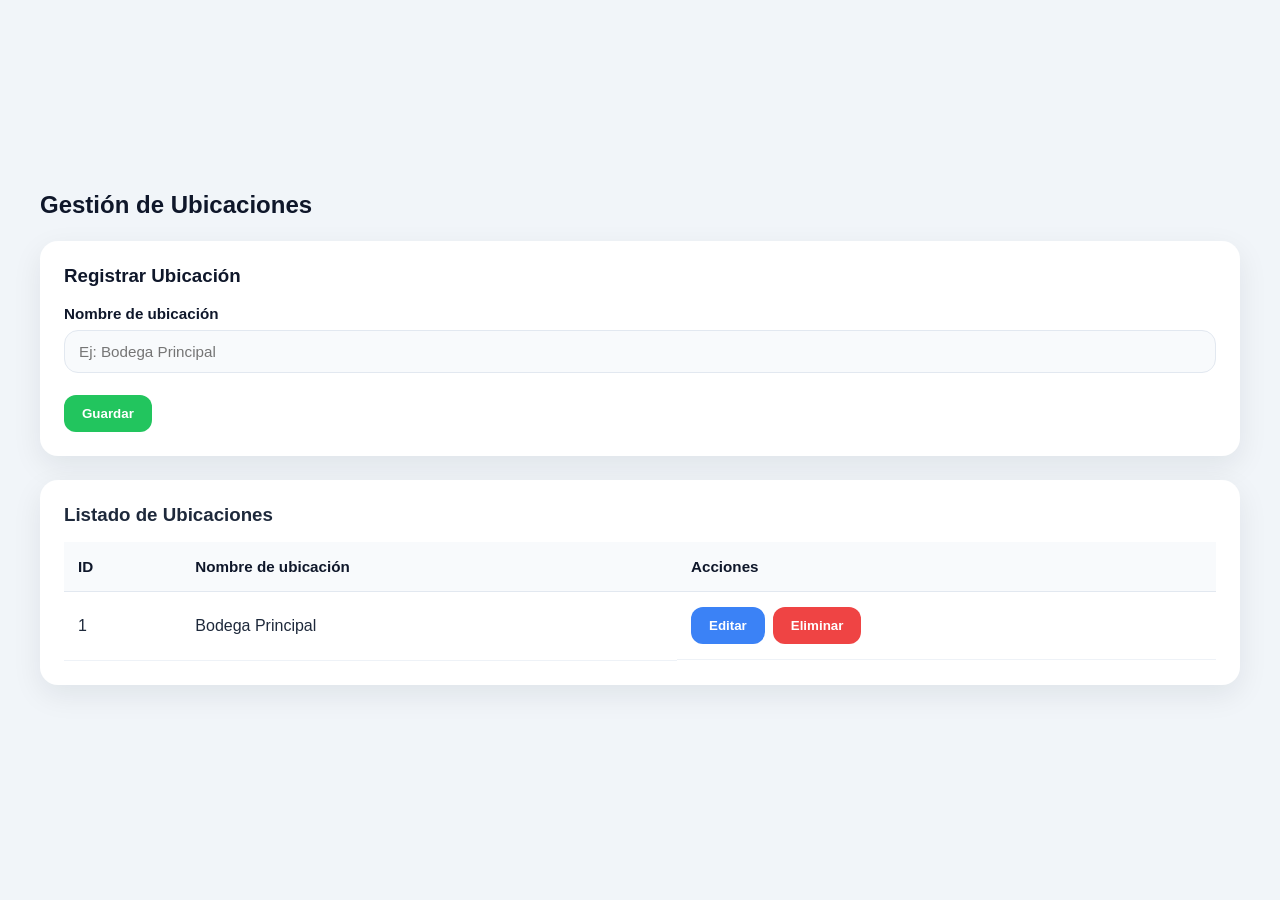
<file: frontend/ubicaciones.html>
<!DOCTYPE html>
<html lang="en">
<head>
    <meta charset="UTF-8">
    <meta name="viewport" content="width=device-width, initial-scale=1.0">
    <title>ubicaciones</title>
    <link rel="stylesheet" href="style.css">
</head>
<body>
    <!-- =========================
         SECCIÓN UBICACIONES
    ========================== -->
    <section id="ubicaciones" class="section">

    <!-- Título -->   
      <div class="section-title">
        <h2>Gestión de Ubicaciones</h2>
      </div>

    <!-- FORMULARIO -->  
      <div class="card form-card">
        <h3>Registrar Ubicación</h3>
        <form class="form-grid">

    <!-- Campo nombre -->      
          <div class="form-group">
            <label>Nombre de ubicación</label>
            <input type="text" placeholder="Ej: Bodega Principal" />
          </div>
        </form>

    <!-- Botón guardar -->    
        <div class="form-actions">
          <button class="btn btn-save">Guardar</button>
    <!-- Guarda una nueva ubicación -->      
        </div>
      </div>

    <!-- TABLA -->  
      <div class="card">
        <h3>Listado de Ubicaciones</h3>
        <div class="table-responsive">
          <table>

    <!-- Encabezados -->        
            <thead>
              <tr>
                <th>ID</th>
                <th>Nombre de ubicación</th>
                <th>Acciones</th>
              </tr>
            </thead>

    <!-- Datos -->        
            <tbody>

    <!-- Ejemplo -->          
              <tr>
                <td>1</td>
                <td>Bodega Principal</td>
                <td class="actions">
                  <button class="btn btn-edit">Editar</button>
                  <button class="btn btn-delete">Eliminar</button>
                </td>
              </tr>
            </tbody>
          </table>
        </div>
      </div>
    </section>
</body>
</html>
</file>
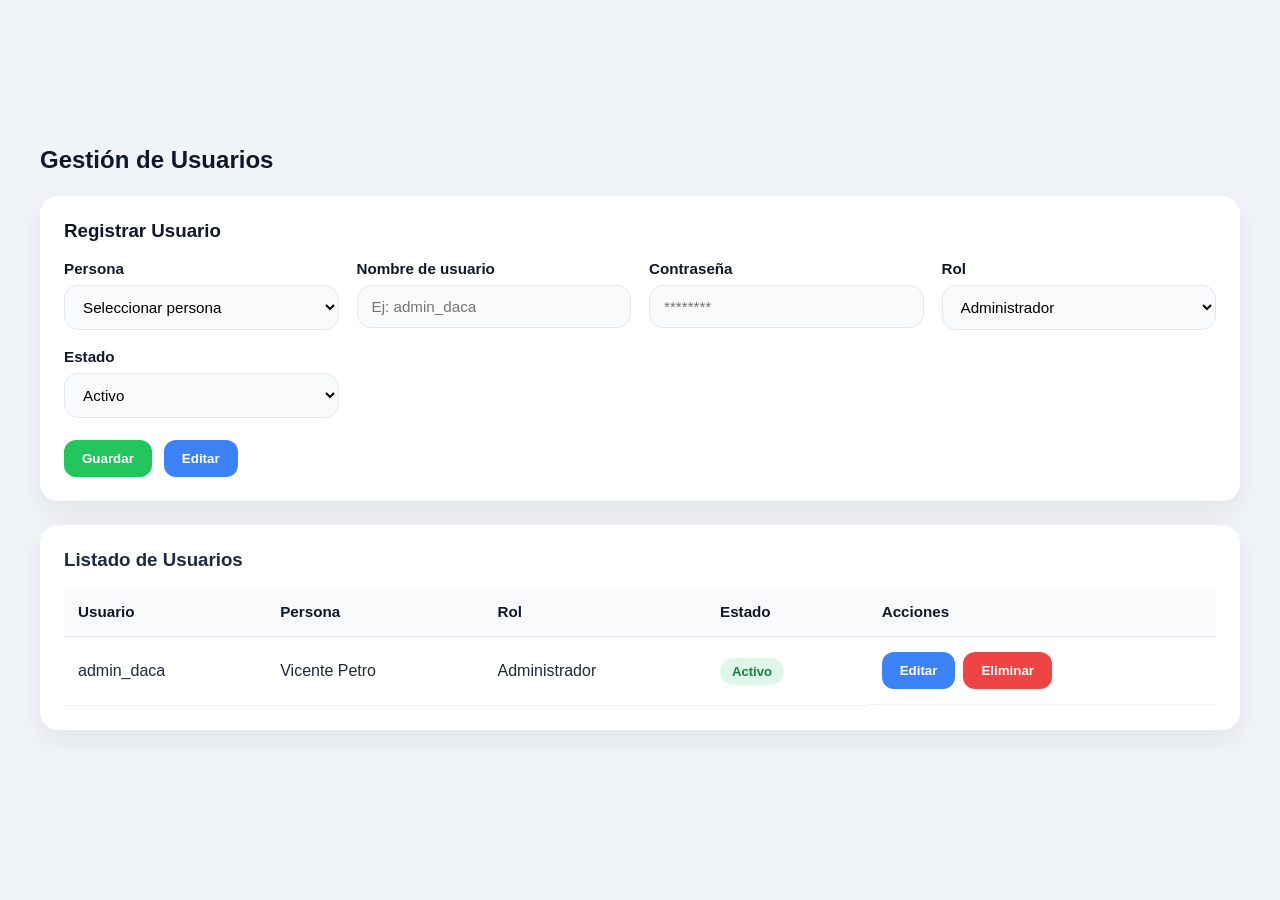
<file: frontend/usuarios.html>
<!DOCTYPE html>
<html lang="en">
<head>
    <meta charset="UTF-8">
    <meta name="viewport" content="width=device-width, initial-scale=1.0">
    <title>Usuarios</title>
    <link rel="stylesheet" href="style.css">
</head>
<body>
     <!-- =========================
         SECCIÓN USUARIOS
    ========================== -->
    <section id="usuarios" class="section">

     <!-- Título -->
      <div class="section-title">
        <h2>Gestión de Usuarios</h2>
      </div>

     <!-- FORMULARIO --> 
      <div class="card form-card">
        <h3>Registrar Usuario</h3>
        <form class="form-grid">

     <!-- Selección de persona -->     
          <div class="form-group">
            <label>Persona</label>
            <select>
              <option>Seleccionar persona</option>
            </select>
     <!-- Aquí deberían cargarse las personas registradas -->       
          </div>

     <!-- Usuario -->     
          <div class="form-group">
            <label>Nombre de usuario</label>
            <input type="text" placeholder="Ej: admin_daca" />
          </div>

     <!-- Contraseña -->     
          <div class="form-group">
            <label>Contraseña</label>
            <input type="password" placeholder="********" />
          </div>

     <!-- Rol -->     
          <div class="form-group">
            <label>Rol</label>
            <select>
              <option>Administrador</option>
              <option>Operador</option>
              <option>Supervisor</option>
            </select>
          </div>

     <!-- Estado -->     
          <div class="form-group">
            <label>Estado</label>
            <select>
              <option>Activo</option>
              <option>Inactivo</option>
            </select>
          </div>
        </form>

     <!-- BOTONES -->   
        <div class="form-actions">
          <button class="btn btn-save">Guardar</button>
     <!-- Crear usuario -->

          <button class="btn btn-edit">Editar</button>
     <!-- Modificar usuario -->     
        </div>
      </div>

     <!-- TABLA --> 
      <div class="card">
        <h3>Listado de Usuarios</h3>
        <div class="table-responsive">
          <table>

     <!-- Encabezados -->       
            <thead>
              <tr>
                <th>Usuario</th>
                <th>Persona</th>
                <th>Rol</th>
                <th>Estado</th>
                <th>Acciones</th>
              </tr>
            </thead>

     <!-- Datos -->      
            <tbody>

     <!-- Ejemplo -->         
              <tr>
                <td>admin_daca</td>
                <td>Vicente Petro</td>
                <td>Administrador</td>
                <td><span class="badge badge-success">Activo</span></td>
                <td class="actions">
                  <button class="btn btn-edit">Editar</button>
                  <button class="btn btn-delete">Eliminar</button>
                </td>
              </tr>
            </tbody>
          </table>
        </div>
      </div>
    </section>
</body>
</html>
</file>
<file: frontend/style_login.css>
/* Reset básico: elimina márgenes y padding por defecto */
    * { box-sizing: border-box; margin: 0; padding: 0; }

    /* Estilo general del body */
    body {
      font-family: "Segoe UI", Tahoma, Geneva, Verdana, sans-serif;
      background: #0f172a; /* Fondo oscuro */
      display: flex;
      flex-direction: column; /* Organiza en columna */
      align-items: center;    /* Centra horizontalmente */
      justify-content: center; /* Centra verticalmente */
      min-height: 100vh; /* Ocupa toda la altura de la pantalla */
      padding: 24px;
    }

    /* Contenedor de marca (logo/título) */
    .brand { text-align: center; margin-bottom: 28px; }

    /* Icono de la marca */
    .brand-icon { font-size: 2.6rem; display: block; margin-bottom: 10px; }

    /* Título principal */
    .brand h1 { font-size: 1.9rem; font-weight: 700; color: #ffffff; margin-bottom: 4px; }

    /* Subtítulo */
    .brand p  { color: #0ea5e9; font-size: 0.95rem; }

    /* Tarjeta principal (login o formulario) */
    .card {
      background: #ffffff;
      border-radius: 18px; /* Bordes redondeados */
      padding: 36px 32px 28px;
      width: 100%;
      max-width: 440px; /* Tamaño máximo */
      box-shadow: 0 20px 50px rgba(0,0,0,0.35); /* Sombra elegante */
    }

    /* Título dentro de la tarjeta */
    .card h2 { font-size: 1.55rem; font-weight: 700; color: #0f172a; text-align: center; margin-bottom: 6px; }

    /* Subtítulo dentro de la tarjeta */
    .card .sub { text-align: center; color: #64748b; font-size: 0.93rem; margin-bottom: 28px; }

    /* Grupo de formulario */
    .form-group { margin-bottom: 18px; }

    /* Etiquetas */
    .form-group label { display: block; font-weight: 600; color: #0f172a; font-size: 0.93rem; margin-bottom: 7px; }

    /* Contenedor del input con icono */
    .input-wrap { position: relative; }

    /* Icono dentro del input */
    .input-wrap .ico {
      position: absolute; left: 13px; top: 50%; transform: translateY(-50%);
      font-size: 1rem; pointer-events: none; line-height: 1; /* No interfiere con clics */
    }

    /* Campo de entrada */
    .input-wrap input {
      width: 100%;
      padding: 11px 14px 11px 40px; /* Espacio para el icono */
      border: 1.5px solid #e2e8f0;
      border-radius: 10px;
      background: #f8fafc;
      font-size: 0.95rem;
      color: #1e293b;
      outline: none;
      transition: border-color 0.2s, box-shadow 0.2s;
    }

    /* Placeholder */
    .input-wrap input::placeholder { color: #94a3b8; }

    /* Efecto al enfocar el input */
    .input-wrap input:focus {
      border-color: #0ea5e9;
      box-shadow: 0 0 0 3px rgba(14,165,233,0.13);
      background: #fff;
    }

    /* Opciones extras (recordar contraseña, link, etc.) */
    .extras {
      display: flex; justify-content: space-between; align-items: center;
      margin: 6px 0 22px; font-size: 0.9rem;
    }

    /* Checkbox con texto */
    .extras label { display: flex; align-items: center; gap: 7px; cursor: pointer; color: #1e293b; }

    /* Enlaces */
    .extras a { color: #0ea5e9; text-decoration: none; font-weight: 500; }

    /* Hover en enlaces */
    .extras a:hover { text-decoration: underline; }

    /* Botón principal */
    .btn {
      width: 100%; padding: 13px;
      background: #0ea5e9;
      color: #fff; font-size: 1rem; font-weight: 700;
      border: none; border-radius: 10px; cursor: pointer;
      transition: background 0.2s, transform 0.15s;
    }

    /* Efecto hover del botón */
    .btn:hover { background: #0284c7; transform: translateY(-1px); }

    /* Texto informativo */
    .notice { text-align: center; margin-top: 16px; font-size: 0.83rem; color: #64748b; }

    /* Footer */
    .footer { margin-top: 24px; font-size: 0.83rem; color: #94a3b8; }
    
    /* Círculo decorativo (icono de seguridad/login) */
   .lock-circle {
      width: 66px; height: 66px;
      background: #e0f5fb;
      border-radius: 50%; /* Forma circular */
      display: flex; align-items: center; justify-content: center;
      margin: 0 auto 20px;
      font-size: 1.7rem;
    }
</file>
<file: frontend/style.css>
/* =========================
   RESET Y VARIABLES
========================== */

/* Reinicia estilos por defecto del navegador */
* {
  margin: 0;
  padding: 0;
  box-sizing: border-box; /* Incluye padding y border en el tamaño */
}

/* Variables globales (colores, tamaños, etc.) */
:root {
  --primary: #0f172a;        /* Color principal (oscuro) */
  --primary-light: #1e293b;  /* Variación del principal */
  --secondary: #0ea5e9;      /* Azul principal */
  --accent: #22c55e;         /* Verde (éxito) */
  --danger: #ef4444;         /* Rojo (errores) */
  --warning: #f59e0b;        /* Amarillo (alerta) */
  --info: #3b82f6;           /* Azul info */
  --bg: #f1f5f9;             /* Fondo general */
  --white: #ffffff;
  --gray: #64748b;
  --gray-light: #e2e8f0;
  --text: #1e293b;
  --shadow: 0 10px 30px rgba(15, 23, 42, 0.08);
  --radius: 18px;              /* Bordes redondeados */
  --transition: all 0.3s ease;
  --sidebar-width: 270px;
}

/* Estilo general */
body {
  font-family: "Segoe UI", Tahoma, Geneva, Verdana, sans-serif;
  background: var(--bg);
  color: var(--text);
  display: flex;
  min-height: 100vh;
}

/* =========================
   SIDEBAR (MENÚ LATERAL)
========================== */
.sidebar {
  width: var(--sidebar-width);
  background: linear-gradient(180deg, var(--primary), var(--primary-light));
  color: var(--white);
  padding: 28px 20px;
  position: fixed; /* Se queda fija */
  height: 100vh;
  overflow-y: auto; /* Scroll si es necesario */
  box-shadow: var(--shadow);
}

/* Parte superior del sidebar */
.sidebar-top {
  margin-bottom: 30px;
}

.sidebar-top h2 {
  font-size: 1.5rem;
  margin-bottom: 8px;
}

.sidebar-top p {
  color: #cbd5e1;
  font-size: 0.95rem;
}

/* Menú */
.menu {
  display: flex;
  flex-direction: column;
  gap: 10px;
}

/* Items del menú */
.menu-item {
  text-decoration: none;
  color: #e2e8f0;
  padding: 14px 16px;
  border-radius: 14px;
  transition: var(--transition);
  font-weight: 500;
}

/* Hover y activo */
.menu-item:hover,
.menu-item.active {
  background: rgba(255, 255, 255, 0.12);
  transform: translateX(4px); /* Efecto de desplazamiento */
  color: var(--white);
}

/* =========================
   CONTENIDO PRINCIPAL
========================== */
.main-content {
  margin-left: var(--sidebar-width); /* Deja espacio al sidebar */
  width: calc(100% - var(--sidebar-width));
  padding: 30px;
}

/* =========================
   TOPBAR
========================== */
.topbar {
  background: var(--white);
  border-radius: var(--radius);
  padding: 22px 28px;
  display: flex;
  justify-content: space-between;
  align-items: center;
  box-shadow: var(--shadow);
  margin-bottom: 30px;
  flex-wrap: wrap;
  gap: 20px;
}

/* Títulos */
.topbar h1 {
  font-size: 1.8rem;
  color: var(--primary);
}

.topbar p {
  color: var(--gray);
  margin-top: 4px;
}

/* Parte derecha */
.topbar-right {
  display: flex;
  align-items: center;
  gap: 18px;
  flex-wrap: wrap;
}

/* Input de búsqueda */
.search-box input {
  border: 1px solid var(--gray-light);
  background: #f8fafc;
  padding: 12px 16px;
  border-radius: 14px;
  min-width: 250px;
  outline: none;
  transition: var(--transition);
}

.search-box input:focus {
  border-color: var(--secondary);
  box-shadow: 0 0 0 4px rgba(14, 165, 233, 0.12);
}

/* Usuario */
.user-box {
  display: flex;
  align-items: center;
  gap: 12px;
}

.user-info h4 {
  font-size: 1rem;
  color: var(--primary);
}

.user-info span {
  font-size: 0.88rem;
  color: var(--gray);
}

/* Avatar */
.avatar {
  width: 48px;
  height: 48px;
  border-radius: 50%;
  background: linear-gradient(135deg, var(--secondary), var(--accent));
  display: flex;
  justify-content: center;
  align-items: center;
  color: var(--white);
  font-weight: bold;
}

/* =========================
   SECCIONES
========================== */
.section {
  margin-bottom: 40px;
}

.section {
  width: 100%;
  max-width: 1200px;
  margin: auto;
}

/* Títulos de sección */
.section-title {
  display: flex;
  justify-content: space-between;
  align-items: center;
  margin-bottom: 22px;
  flex-wrap: wrap;
  gap: 10px;
}

.section-title h2 {
  color: var(--primary);
  font-size: 1.5rem;
}

/* =========================
   TARJETAS
========================== */
.card {
  background: var(--white);
  border-radius: var(--radius);
  padding: 24px;
  box-shadow: var(--shadow);
  margin-bottom: 24px;
}

.card-header {
  display: flex;
  justify-content: space-between;
  align-items: center;
  margin-bottom: 18px;
  flex-wrap: wrap;
  gap: 10px;
}

/* Grid de tarjetas */
.cards-grid {
  display: grid;
  grid-template-columns: repeat(auto-fit, minmax(220px, 1fr));
  gap: 20px;
  margin-bottom: 28px;
}

.stat-card {
  position: relative;
  overflow: hidden;
  transition: var(--transition);
}

/* Tarjetas estadísticas */
.stat-card:hover {
  transform: translateY(-4px);
}

.stat-card .icon {
  font-size: 2rem;
  display: block;
  margin-bottom: 12px;
}

.stat-card h3 {
  font-size: 2rem;
  color: var(--primary);
  margin-bottom: 6px;
}

.stat-card p {
  color: var(--gray);
}

.stat-card.success {
  border-left: 6px solid var(--accent);
}

.stat-card.warning {
  border-left: 6px solid var(--warning);
}

.stat-card.danger {
  border-left: 6px solid var(--danger);
}

.dashboard-layout {
  display: grid;
  grid-template-columns: 2fr 1fr;
  gap: 24px;
}

.side-panels {
  display: flex;
  flex-direction: column;
  gap: 20px;
}

.small-card h3 {
  margin-bottom: 16px;
  color: var(--primary);
}

/* =========================
   LISTAS INFORMATIVAS
========================== */
.info-list {
  list-style: none;
  display: flex;
  flex-direction: column;
  gap: 14px;
}

.info-list li {
  display: flex;
  justify-content: space-between;
  align-items: center;
  background: #f8fafc;
  padding: 12px 14px;
  border-radius: 12px;
  color: var(--text);
}

.text-success {
  color: var(--accent);
  font-weight: 600;
}

.text-danger {
  color: var(--danger);
  font-weight: 600;
}

.text-info {
  color: var(--info);
  font-weight: 600;
}

.form-card h3 {
  margin-bottom: 18px;
  color: var(--primary);
}

/* =========================
   FORMULARIOS
========================== */
.form-grid {
  display: grid;
  grid-template-columns: repeat(auto-fit, minmax(220px, 1fr));
  gap: 18px;
}

.form-group {
  display: flex;
  flex-direction: column;
}

.full-width {
  grid-column: 1 / -1;
}

.form-group label {
  margin-bottom: 8px;
  font-weight: 600;
  color: var(--primary);
  font-size: 0.95rem;
}

.form-group input,
.form-group select,
.form-group textarea {
  padding: 12px 14px;
  border-radius: 14px;
  border: 1px solid var(--gray-light);
  background: #f8fafc;
  outline: none;
  transition: var(--transition);
  font-size: 0.95rem;
}

.form-group textarea {
  min-height: 120px;
  resize: vertical;
}

.form-group input:focus,
.form-group select:focus,
.form-group textarea:focus {
  border-color: var(--secondary);
  box-shadow: 0 0 0 4px rgba(14, 165, 233, 0.12);
  background: var(--white);
}

.form-actions {
  display: flex;
  gap: 12px;
  margin-top: 22px;
  flex-wrap: wrap;
}

/* =========================
   BOTONES
========================== */
.btn {
  border: none;
  border-radius: 12px;
  padding: 11px 18px;
  cursor: pointer;
  font-weight: 600;
  transition: var(--transition);
  color: var(--white);
}

.btn:hover {
  transform: translateY(-2px);
  opacity: 0.95;
}

/* Tipos de botón */
.btn-save {
  background: var(--accent);
}

.btn-edit {
  background: var(--info);
}

.btn-delete {
  background: var(--danger);
}

.btn-search {
  background: var(--secondary);
}

.btn-filter {
  background: #64748b;
}

.btn-cerrarcesion{
  color: red;
}




/* =========================
   TABLAS
========================== */
.table-responsive {
  width: 100%;
  overflow-x: auto;
  margin-top: 16px;
}

table {
  width: 100%;
  border-collapse: collapse;
  min-width: 800px;
}

thead {
  background: #f8fafc;
}

thead th {
  text-align: left;
  padding: 16px 14px;
  font-size: 0.95rem;
  color: var(--primary);
  border-bottom: 1px solid var(--gray-light);
}

tbody td {
  padding: 15px 14px;
  border-bottom: 1px solid #eef2f7;
  color: var(--text);
  vertical-align: middle;
}

/* Hover fila */
tbody tr:hover {
  background: #f8fbff;
}

.actions {
  display: flex;
  gap: 8px;
  flex-wrap: wrap;
}

/* =========================
   BADGES (ESTADOS)
========================== */
.badge {
  display: inline-block;
  padding: 6px 12px;
  border-radius: 999px;
  font-size: 0.82rem;
  font-weight: 700;
}

.badge-success {
  background: rgba(34, 197, 94, 0.14);
  color: #15803d;
}

.badge-danger {
  background: rgba(239, 68, 68, 0.14);
  color: #b91c1c;
}

.badge-warning {
  background: rgba(245, 158, 11, 0.14);
  color: #b45309;
}

.badge-info {
  background: rgba(59, 130, 246, 0.14);
  color: #1d4ed8;
}

/* =========================
   REPORTES
========================== */
.report-grid {
  display: grid;
  grid-template-columns: repeat(auto-fit, minmax(260px, 1fr));
  gap: 20px;
}

.report-card h3 {
  color: var(--primary);
  margin-bottom: 10px;
}

.report-card p {
  color: var(--gray);
  margin-bottom: 18px;
  line-height: 1.5;
}

.report-actions {
  display: flex;
  gap: 10px;
  flex-wrap: wrap;
}

/* =========================
   RESPONSIVE
========================== */
@media (max-width: 1200px) {
  .dashboard-layout {
    grid-template-columns: 1fr;
  }
}

/* Tablet */
@media (max-width: 992px) {
  .sidebar {
    width: 220px;
  }

  .main-content {
    margin-left: 220px;
    width: calc(100% - 220px);
    padding: 20px;
  }
}

/* Móvil */
@media (max-width: 768px) {
  body {
    flex-direction: column;
  }

  .sidebar {
    position: relative;
    width: 100%;
    height: auto;
  }

  .main-content {
    margin-left: 0;
    width: 100%;
  }

  .topbar {
    flex-direction: column;
    align-items: flex-start;
  }

  .topbar-right {
    width: 100%;
    justify-content: space-between;
  }

  .search-box input {
    width: 100%;
    min-width: 100%;
  }

  .user-box {
    width: 100%;
    justify-content: space-between;
  }
}

@media (max-width: 576px) {
  .cards-grid {
    grid-template-columns: 1fr;
  }

  .form-grid {
    grid-template-columns: 1fr;
  }

  .section-title {
    flex-direction: column;
    align-items: flex-start;
  }

  .form-actions,
  .report-actions {
    flex-direction: column;
    width: 100%;
  }

  .btn {
    width: 100%;
  }
}
</file>
